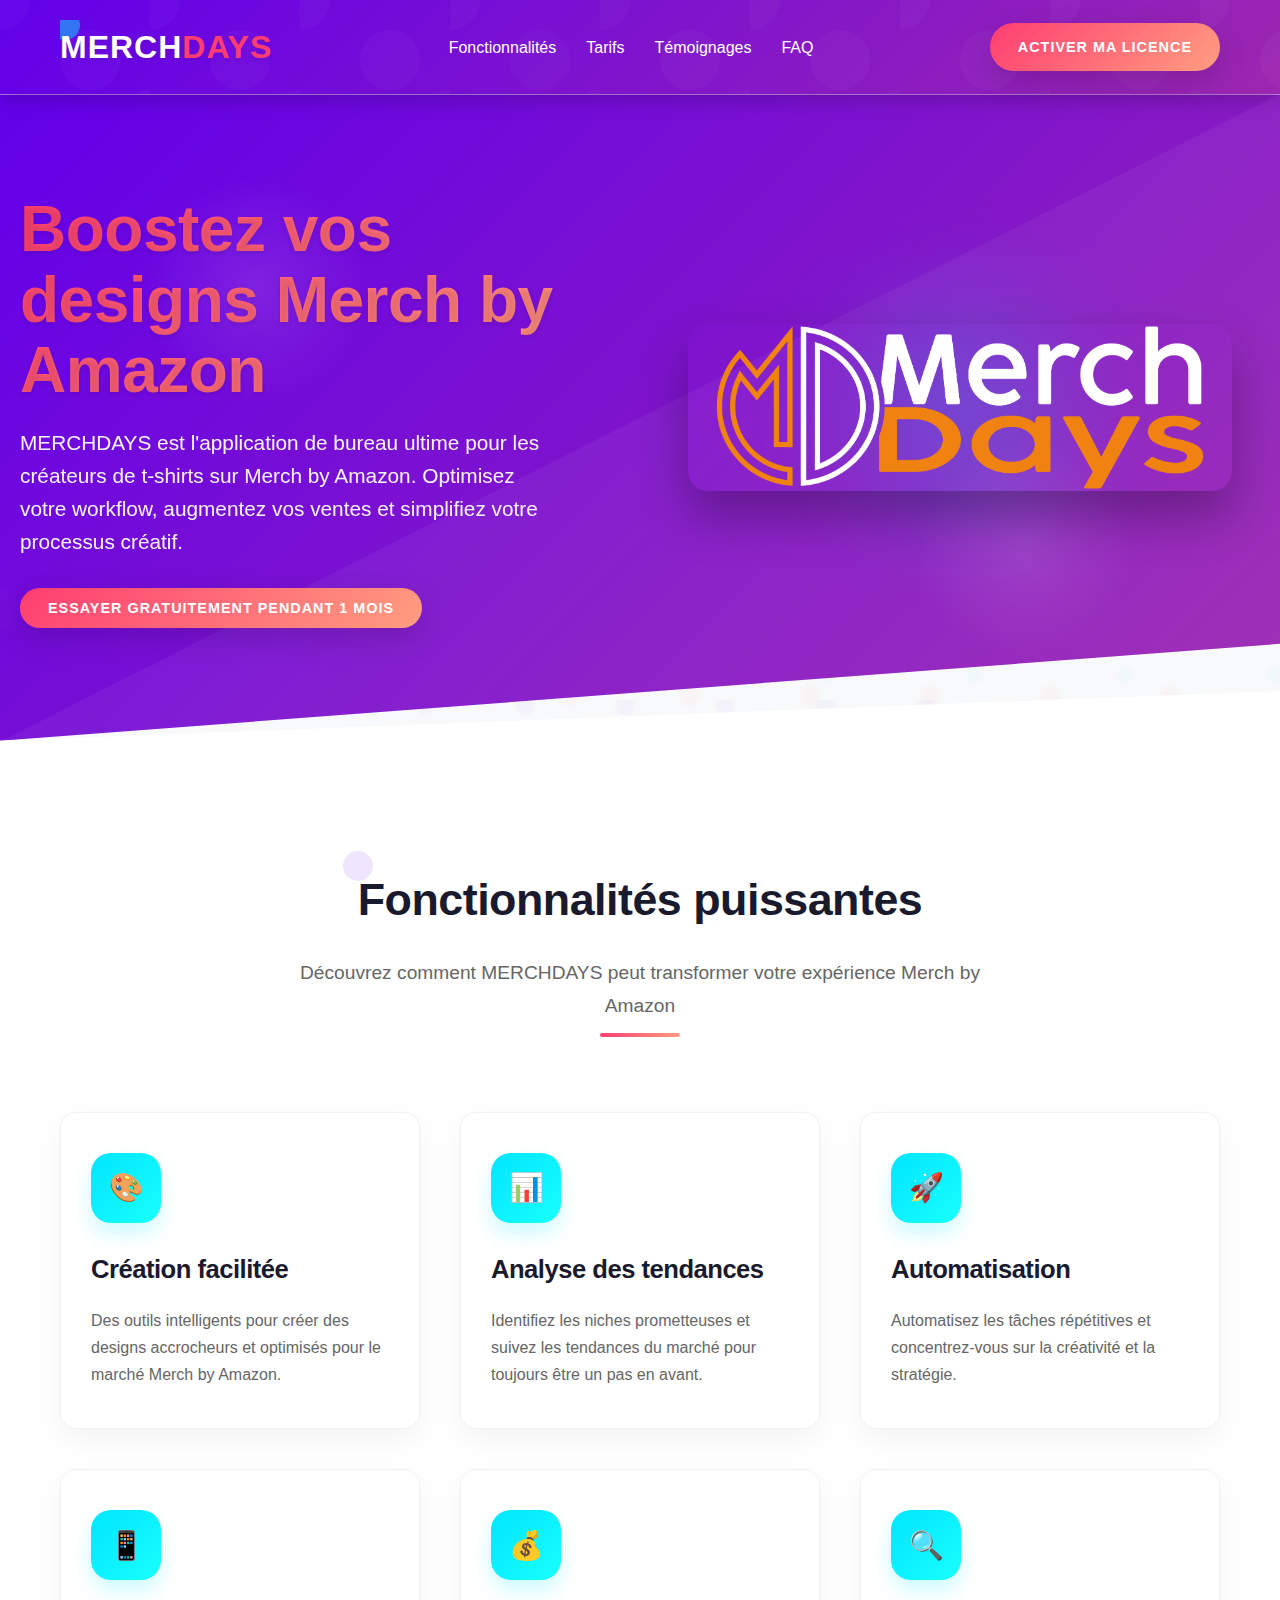
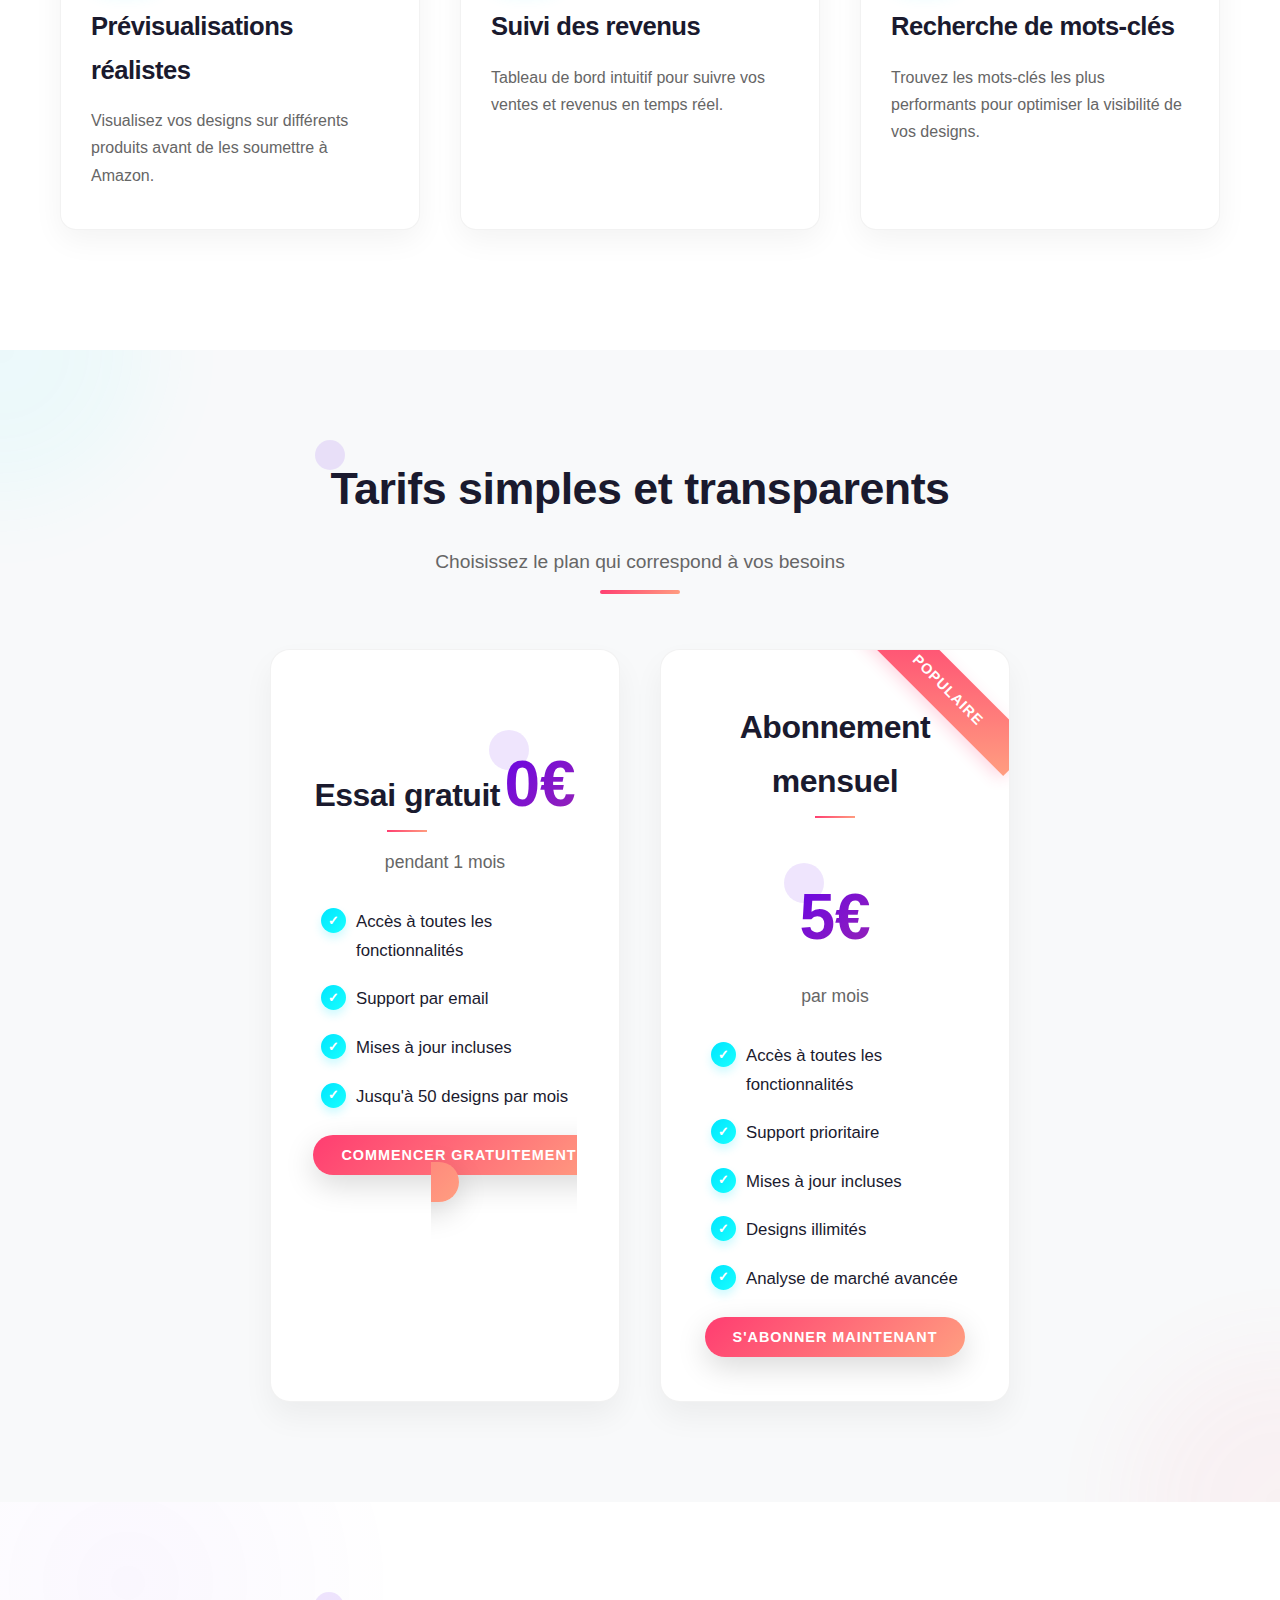
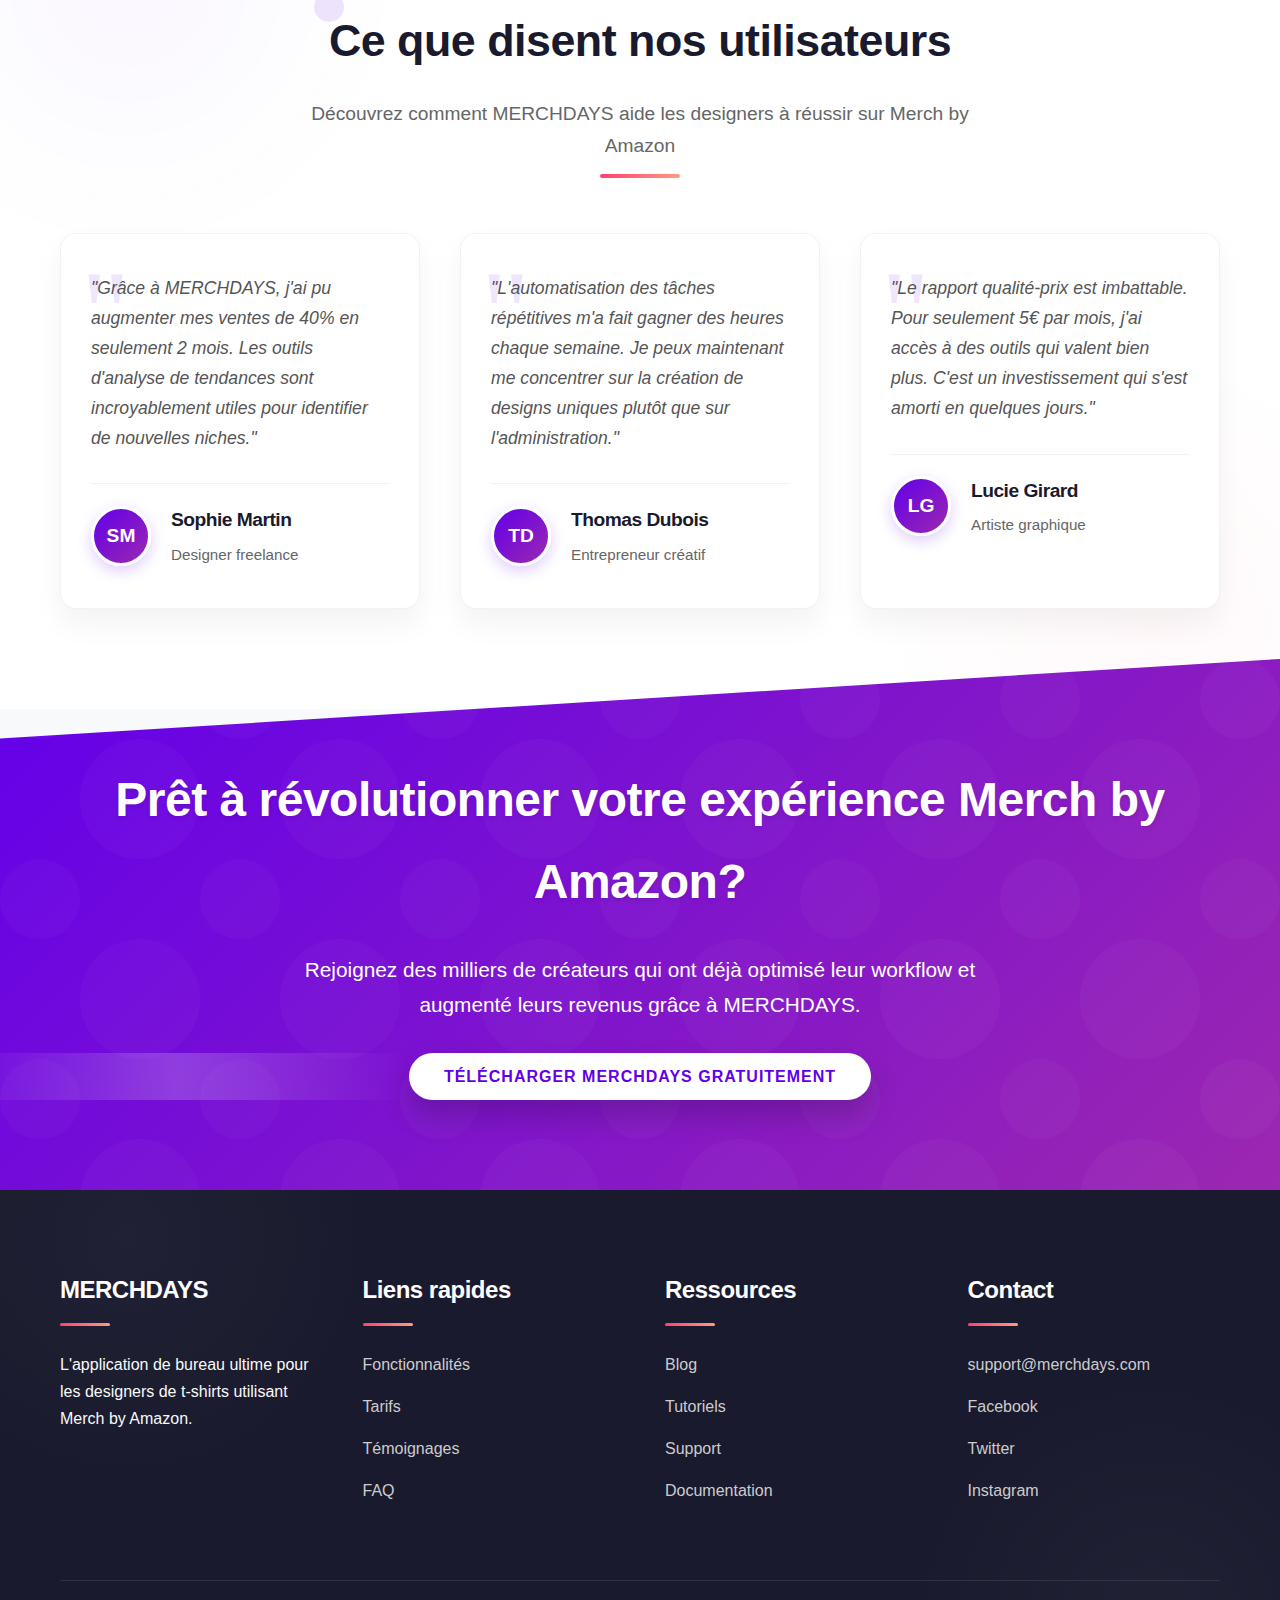
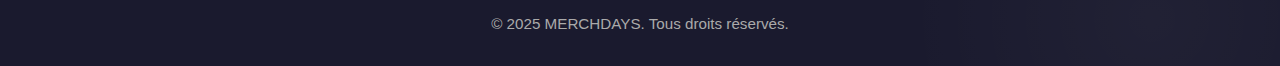
<file: index.html>
<!DOCTYPE html>
<html lang="fr">
<head>
    <meta charset="UTF-8">
    <meta name="viewport" content="width=device-width, initial-scale=1.0">
    <title>MERCHDAYS - Votre assistant pour Merch by Amazon</title>
    <link rel="stylesheet" href="static/css/style.css">
</head>
<body>
    <!-- Header -->
    <header>
        <nav class="container">
            <div class="logo">MERCH<span>DAYS</span></div>
            <div class="nav-links">
                <a href="#features">Fonctionnalités</a>
                <a href="#pricing">Tarifs</a>
                <a href="#testimonials">Témoignages</a>
                <a href="#faq">FAQ</a>
            </div>
            <a href="activation.html" class="cta-button">Activer ma licence</a>
        </nav>
    </header>

    <!-- Hero Section -->
    <section class="hero">
        <div class="hero-content container">
            <h1>Boostez vos designs Merch by Amazon</h1>
            <p>MERCHDAYS est l'application de bureau ultime pour les créateurs de t-shirts sur Merch by Amazon. Optimisez votre workflow, augmentez vos ventes et simplifiez votre processus créatif.</p>
            <a href="activation.html" class="cta-button">Essayer gratuitement pendant 1 mois</a>
        </div>
        <div class="hero-image">
            <img src="static/images/hero-image.png" alt="MERCHDAYS Dashboard" />
        </div>
    </section>

    <!-- Features Section -->
    <section class="features" id="features">
        <div class="container">
            <div class="section-title">
                <h2>Fonctionnalités puissantes</h2>
                <p>Découvrez comment MERCHDAYS peut transformer votre expérience Merch by Amazon</p>
            </div>
            <div class="features-grid">
                <div class="feature-card">
                    <div class="feature-icon">🎨</div>
                    <h3>Création facilitée</h3>
                    <p>Des outils intelligents pour créer des designs accrocheurs et optimisés pour le marché Merch by Amazon.</p>
                </div>
                <div class="feature-card">
                    <div class="feature-icon">📊</div>
                    <h3>Analyse des tendances</h3>
                    <p>Identifiez les niches prometteuses et suivez les tendances du marché pour toujours être un pas en avant.</p>
                </div>
                <div class="feature-card">
                    <div class="feature-icon">🚀</div>
                    <h3>Automatisation</h3>
                    <p>Automatisez les tâches répétitives et concentrez-vous sur la créativité et la stratégie.</p>
                </div>
                <div class="feature-card">
                    <div class="feature-icon">📱</div>
                    <h3>Prévisualisations réalistes</h3>
                    <p>Visualisez vos designs sur différents produits avant de les soumettre à Amazon.</p>
                </div>
                <div class="feature-card">
                    <div class="feature-icon">💰</div>
                    <h3>Suivi des revenus</h3>
                    <p>Tableau de bord intuitif pour suivre vos ventes et revenus en temps réel.</p>
                </div>
                <div class="feature-card">
                    <div class="feature-icon">🔍</div>
                    <h3>Recherche de mots-clés</h3>
                    <p>Trouvez les mots-clés les plus performants pour optimiser la visibilité de vos designs.</p>
                </div>
            </div>
        </div>
    </section>

    <!-- Pricing Section -->
    <section class="pricing" id="pricing">
        <div class="container">
            <div class="section-title">
                <h2>Tarifs simples et transparents</h2>
                <p>Choisissez le plan qui correspond à vos besoins</p>
            </div>
            <div class="pricing-cards">
                <div class="pricing-card">
                    <h3>Essai gratuit</h3>
                    <div class="price">0€</div>
                    <div class="period">pendant 1 mois</div>
                    <ul>
                        <li>Accès à toutes les fonctionnalités</li>
                        <li>Support par email</li>
                        <li>Mises à jour incluses</li>
                        <li>Jusqu'à 50 designs par mois</li>
                    </ul>
                    <a href="activation.html" class="cta-button">Commencer gratuitement</a>
                </div>
                <div class="pricing-card">
                    <div class="popular">Populaire</div>
                    <h3>Abonnement mensuel</h3>
                    <div class="price">5€</div>
                    <div class="period">par mois</div>
                    <ul>
                        <li>Accès à toutes les fonctionnalités</li>
                        <li>Support prioritaire</li>
                        <li>Mises à jour incluses</li>
                        <li>Designs illimités</li>
                        <li>Analyse de marché avancée</li>
                    </ul>
                    <a href="activation.html" class="cta-button">S'abonner maintenant</a>
                </div>
            </div>
        </div>
    </section>

    <!-- Testimonials Section -->
    <section class="testimonials" id="testimonials">
        <div class="container">
            <div class="section-title">
                <h2>Ce que disent nos utilisateurs</h2>
                <p>Découvrez comment MERCHDAYS aide les designers à réussir sur Merch by Amazon</p>
            </div>
            <div class="testimonial-grid">
                <div class="testimonial-card">
                    <div class="testimonial-text">
                        "Grâce à MERCHDAYS, j'ai pu augmenter mes ventes de 40% en seulement 2 mois. Les outils d'analyse de tendances sont incroyablement utiles pour identifier de nouvelles niches."
                    </div>
                    <div class="testimonial-author">
                        <div class="testimonial-avatar">SM</div>
                        <div class="testimonial-info">
                            <h4>Sophie Martin</h4>
                            <p>Designer freelance</p>
                        </div>
                    </div>
                </div>
                <div class="testimonial-card">
                    <div class="testimonial-text">
                        "L'automatisation des tâches répétitives m'a fait gagner des heures chaque semaine. Je peux maintenant me concentrer sur la création de designs uniques plutôt que sur l'administration."
                    </div>
                    <div class="testimonial-author">
                        <div class="testimonial-avatar">TD</div>
                        <div class="testimonial-info">
                            <h4>Thomas Dubois</h4>
                            <p>Entrepreneur créatif</p>
                        </div>
                    </div>
                </div>
                <div class="testimonial-card">
                    <div class="testimonial-text">
                        "Le rapport qualité-prix est imbattable. Pour seulement 5€ par mois, j'ai accès à des outils qui valent bien plus. C'est un investissement qui s'est amorti en quelques jours."
                    </div>
                    <div class="testimonial-author">
                        <div class="testimonial-avatar">LG</div>
                        <div class="testimonial-info">
                            <h4>Lucie Girard</h4>
                            <p>Artiste graphique</p>
                        </div>
                    </div>
                </div>
            </div>
        </div>
    </section>

    <!-- CTA Section -->
    <section class="cta">
        <div class="container">
            <h2>Prêt à révolutionner votre expérience Merch by Amazon?</h2>
            <p>Rejoignez des milliers de créateurs qui ont déjà optimisé leur workflow et augmenté leurs revenus grâce à MERCHDAYS.</p>
            <a href="activation.html" class="cta-button">Télécharger MERCHDAYS gratuitement</a>
        </div>
    </section>

    <!-- Footer -->
    <footer>
        <div class="container">
            <div class="footer-content">
                <div class="footer-column">
                    <h3>MERCHDAYS</h3>
                    <p>L'application de bureau ultime pour les designers de t-shirts utilisant Merch by Amazon.</p>
                </div>
                <div class="footer-column">
                    <h3>Liens rapides</h3>
                    <ul>
                        <li><a href="#features">Fonctionnalités</a></li>
                        <li><a href="#pricing">Tarifs</a></li>
                        <li><a href="#testimonials">Témoignages</a></li>
                        <li><a href="#faq">FAQ</a></li>
                    </ul>
                </div>
                <div class="footer-column">
                    <h3>Ressources</h3>
                    <ul>
                        <li><a href="#">Blog</a></li>
                        <li><a href="#">Tutoriels</a></li>
                        <li><a href="#">Support</a></li>
                        <li><a href="#">Documentation</a></li>
                    </ul>
                </div>
                <div class="footer-column">
                    <h3>Contact</h3>
                    <ul>
                        <li><a href="#">support@merchdays.com</a></li>
                        <li><a href="#">Facebook</a></li>
                        <li><a href="#">Twitter</a></li>
                        <li><a href="#">Instagram</a></li>
                    </ul>
                </div>
            </div>
            <div class="footer-bottom">
                <p>&copy; 2025 MERCHDAYS. Tous droits réservés.</p>
            </div>
        </div>
    </footer>
</body>
</html>
</file>
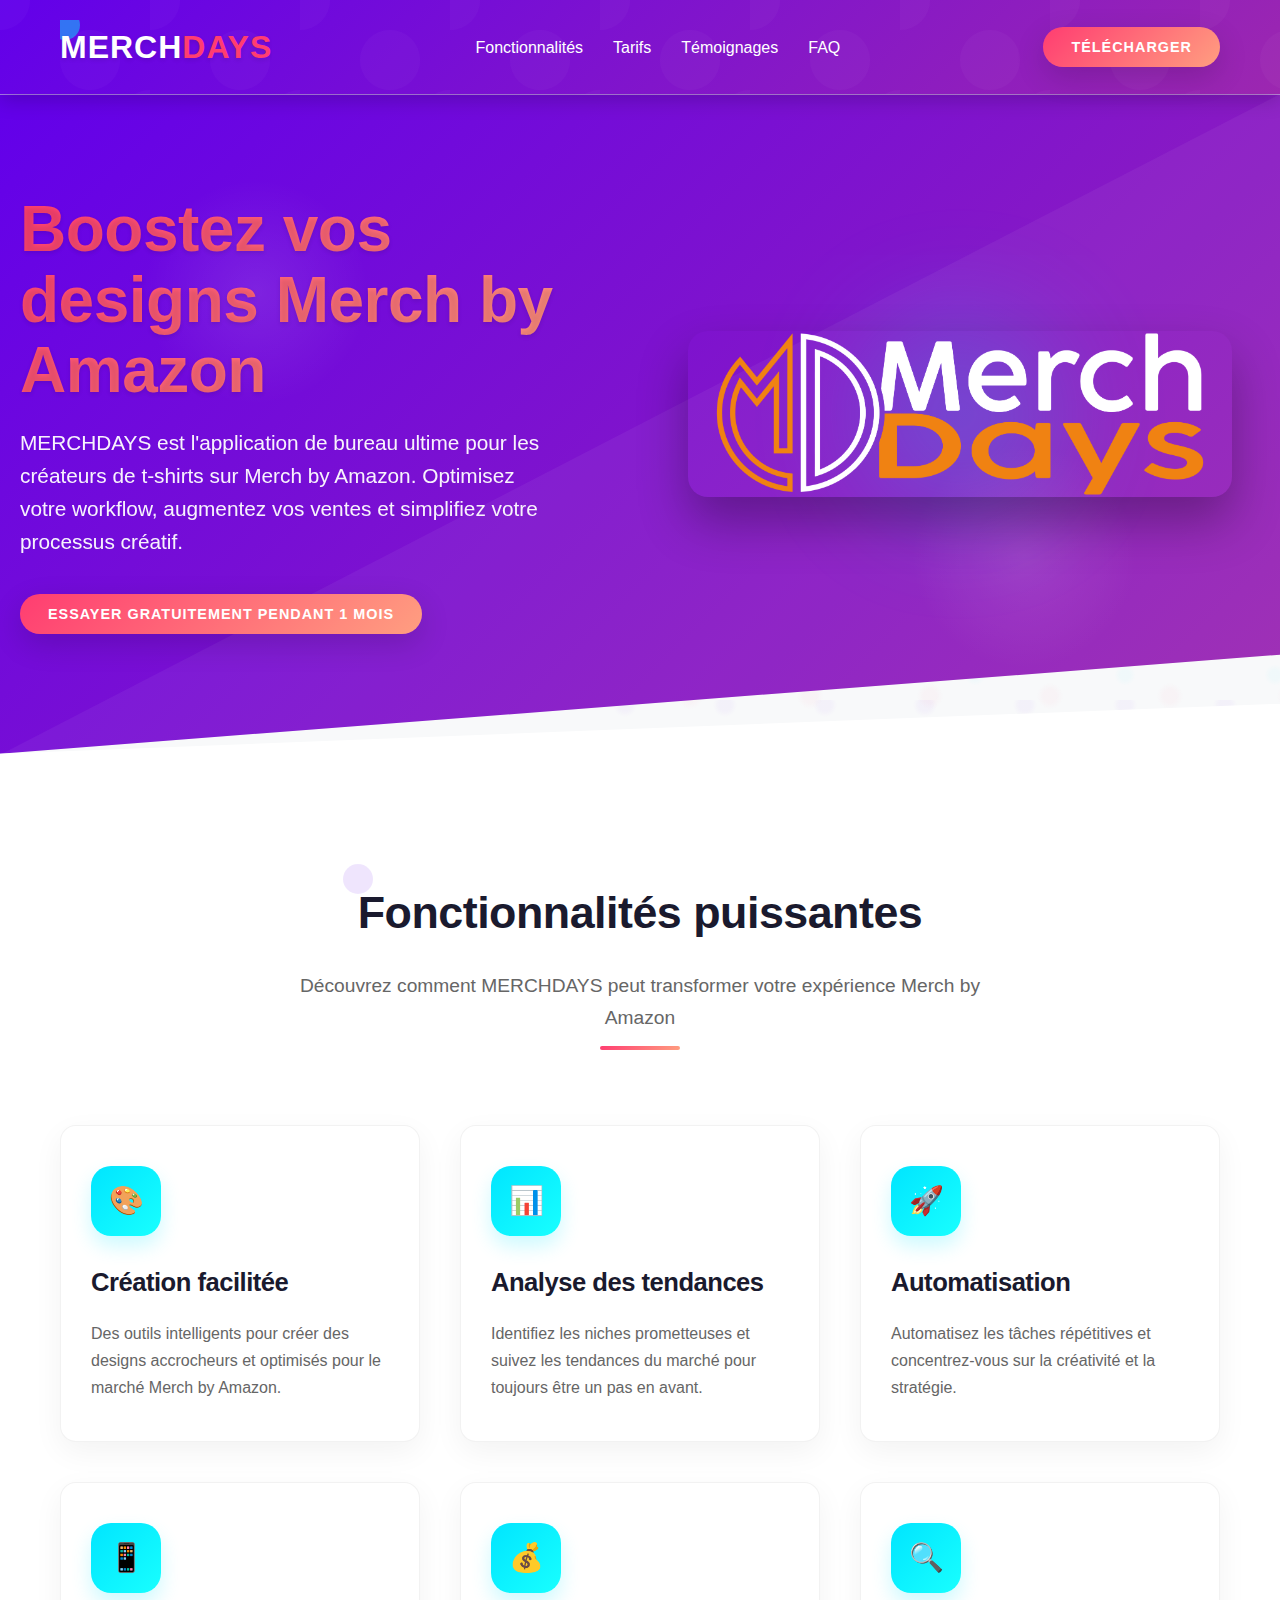
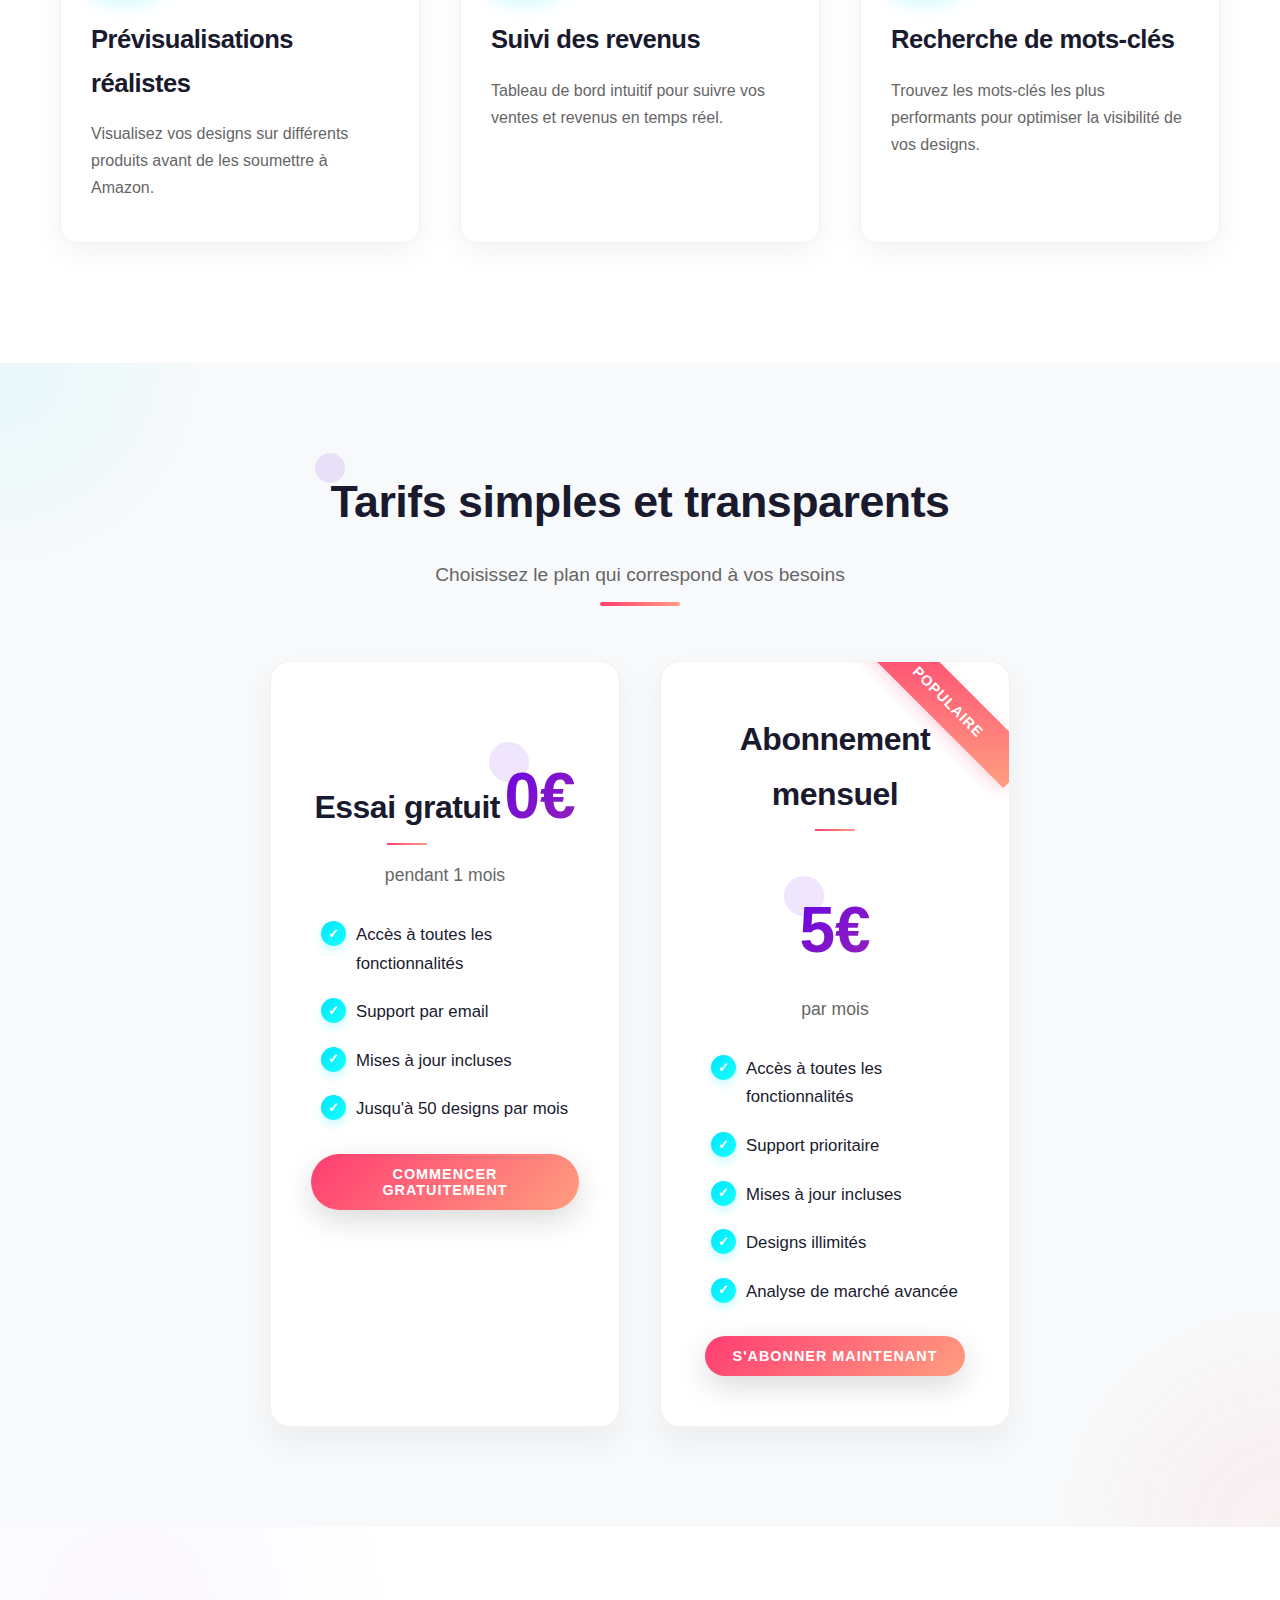
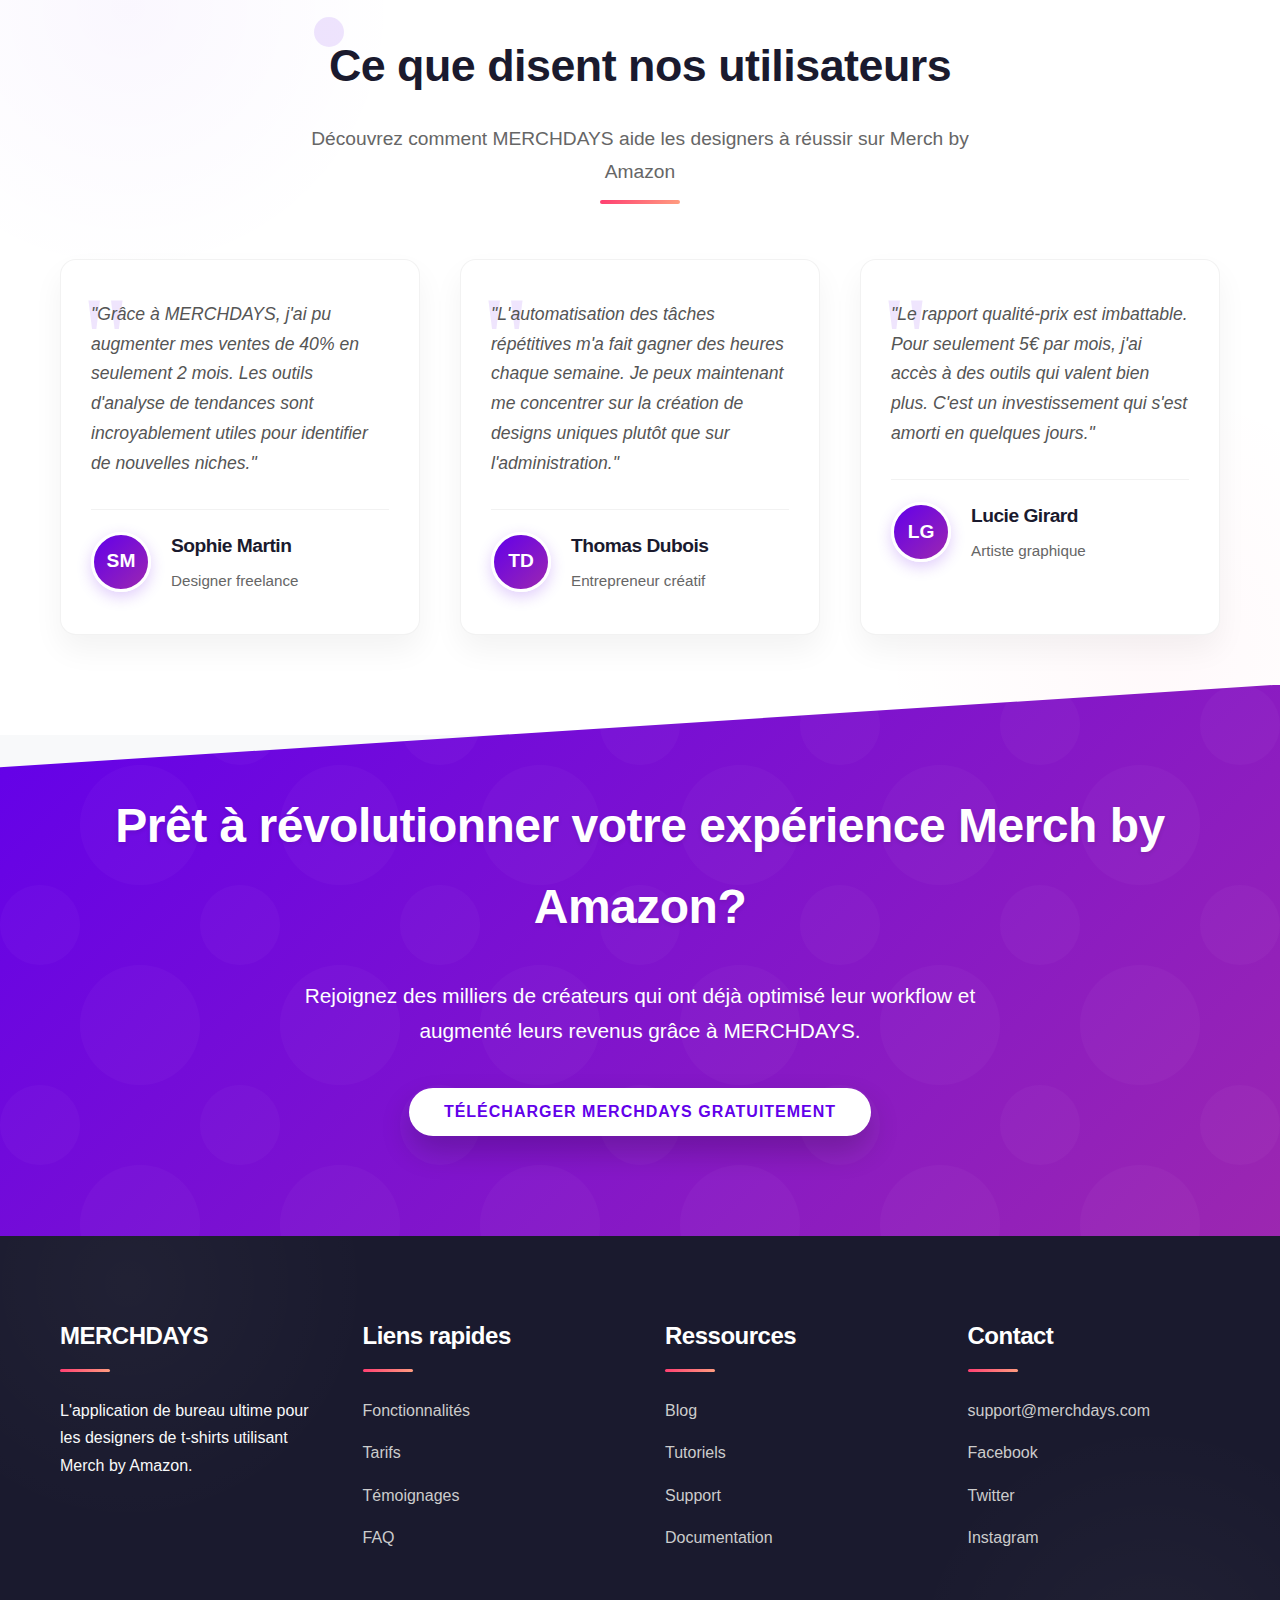
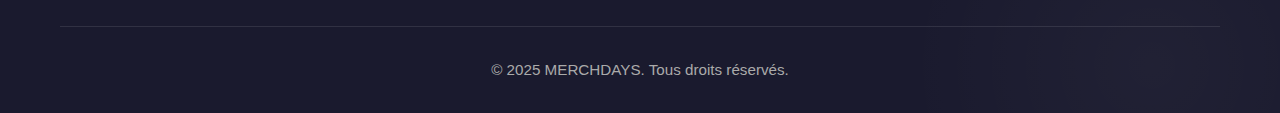
<file: docs/index.html>
<!DOCTYPE html>
<html lang="fr">
<head>
    <meta charset="UTF-8">
    <meta name="viewport" content="width=device-width, initial-scale=1.0">
    <title>MERCHDAYS - Votre assistant pour Merch by Amazon</title>
    <link rel="stylesheet" href="css/style.css">
</head>
<body>
    <!-- Header -->
    <header>
        <nav class="container">
            <div class="logo">MERCH<span>DAYS</span></div>
            <div class="nav-links">
                <a href="#features">Fonctionnalités</a>
                <a href="#pricing">Tarifs</a>
                <a href="#testimonials">Témoignages</a>
                <a href="#faq">FAQ</a>
            </div>
            <button class="cta-button">Télécharger</button>
        </nav>
    </header>

    <!-- Hero Section -->
    <section class="hero">
        <div class="hero-content container">
            <h1>Boostez vos designs Merch by Amazon</h1>
            <p>MERCHDAYS est l'application de bureau ultime pour les créateurs de t-shirts sur Merch by Amazon. Optimisez votre workflow, augmentez vos ventes et simplifiez votre processus créatif.</p>
            <button class="cta-button">Essayer gratuitement pendant 1 mois</button>
        </div>
        <div class="hero-image">
            <img src="images/hero-image.png" alt="MERCHDAYS Dashboard" />
        </div>
    </section>

    <!-- Features Section -->
    <section class="features" id="features">
        <div class="container">
            <div class="section-title">
                <h2>Fonctionnalités puissantes</h2>
                <p>Découvrez comment MERCHDAYS peut transformer votre expérience Merch by Amazon</p>
            </div>
            <div class="features-grid">
                <div class="feature-card">
                    <div class="feature-icon">🎨</div>
                    <h3>Création facilitée</h3>
                    <p>Des outils intelligents pour créer des designs accrocheurs et optimisés pour le marché Merch by Amazon.</p>
                </div>
                <div class="feature-card">
                    <div class="feature-icon">📊</div>
                    <h3>Analyse des tendances</h3>
                    <p>Identifiez les niches prometteuses et suivez les tendances du marché pour toujours être un pas en avant.</p>
                </div>
                <div class="feature-card">
                    <div class="feature-icon">🚀</div>
                    <h3>Automatisation</h3>
                    <p>Automatisez les tâches répétitives et concentrez-vous sur la créativité et la stratégie.</p>
                </div>
                <div class="feature-card">
                    <div class="feature-icon">📱</div>
                    <h3>Prévisualisations réalistes</h3>
                    <p>Visualisez vos designs sur différents produits avant de les soumettre à Amazon.</p>
                </div>
                <div class="feature-card">
                    <div class="feature-icon">💰</div>
                    <h3>Suivi des revenus</h3>
                    <p>Tableau de bord intuitif pour suivre vos ventes et revenus en temps réel.</p>
                </div>
                <div class="feature-card">
                    <div class="feature-icon">🔍</div>
                    <h3>Recherche de mots-clés</h3>
                    <p>Trouvez les mots-clés les plus performants pour optimiser la visibilité de vos designs.</p>
                </div>
            </div>
        </div>
    </section>

    <!-- Pricing Section -->
    <section class="pricing" id="pricing">
        <div class="container">
            <div class="section-title">
                <h2>Tarifs simples et transparents</h2>
                <p>Choisissez le plan qui correspond à vos besoins</p>
            </div>
            <div class="pricing-cards">
                <div class="pricing-card">
                    <h3>Essai gratuit</h3>
                    <div class="price">0€</div>
                    <div class="period">pendant 1 mois</div>
                    <ul>
                        <li>Accès à toutes les fonctionnalités</li>
                        <li>Support par email</li>
                        <li>Mises à jour incluses</li>
                        <li>Jusqu'à 50 designs par mois</li>
                    </ul>
                    <button class="cta-button">Commencer gratuitement</button>
                </div>
                <div class="pricing-card">
                    <div class="popular">Populaire</div>
                    <h3>Abonnement mensuel</h3>
                    <div class="price">5€</div>
                    <div class="period">par mois</div>
                    <ul>
                        <li>Accès à toutes les fonctionnalités</li>
                        <li>Support prioritaire</li>
                        <li>Mises à jour incluses</li>
                        <li>Designs illimités</li>
                        <li>Analyse de marché avancée</li>
                    </ul>
                    <button class="cta-button">S'abonner maintenant</button>
                </div>
            </div>
        </div>
    </section>

    <!-- Testimonials Section -->
    <section class="testimonials" id="testimonials">
        <div class="container">
            <div class="section-title">
                <h2>Ce que disent nos utilisateurs</h2>
                <p>Découvrez comment MERCHDAYS aide les designers à réussir sur Merch by Amazon</p>
            </div>
            <div class="testimonial-grid">
                <div class="testimonial-card">
                    <div class="testimonial-text">
                        "Grâce à MERCHDAYS, j'ai pu augmenter mes ventes de 40% en seulement 2 mois. Les outils d'analyse de tendances sont incroyablement utiles pour identifier de nouvelles niches."
                    </div>
                    <div class="testimonial-author">
                        <div class="testimonial-avatar">SM</div>
                        <div class="testimonial-info">
                            <h4>Sophie Martin</h4>
                            <p>Designer freelance</p>
                        </div>
                    </div>
                </div>
                <div class="testimonial-card">
                    <div class="testimonial-text">
                        "L'automatisation des tâches répétitives m'a fait gagner des heures chaque semaine. Je peux maintenant me concentrer sur la création de designs uniques plutôt que sur l'administration."
                    </div>
                    <div class="testimonial-author">
                        <div class="testimonial-avatar">TD</div>
                        <div class="testimonial-info">
                            <h4>Thomas Dubois</h4>
                            <p>Entrepreneur créatif</p>
                        </div>
                    </div>
                </div>
                <div class="testimonial-card">
                    <div class="testimonial-text">
                        "Le rapport qualité-prix est imbattable. Pour seulement 5€ par mois, j'ai accès à des outils qui valent bien plus. C'est un investissement qui s'est amorti en quelques jours."
                    </div>
                    <div class="testimonial-author">
                        <div class="testimonial-avatar">LG</div>
                        <div class="testimonial-info">
                            <h4>Lucie Girard</h4>
                            <p>Artiste graphique</p>
                        </div>
                    </div>
                </div>
            </div>
        </div>
    </section>

    <!-- CTA Section -->
    <section class="cta">
        <div class="container">
            <h2>Prêt à révolutionner votre expérience Merch by Amazon?</h2>
            <p>Rejoignez des milliers de créateurs qui ont déjà optimisé leur workflow et augmenté leurs revenus grâce à MERCHDAYS.</p>
            <button class="cta-button">Télécharger MERCHDAYS gratuitement</button>
        </div>
    </section>

    <!-- Footer -->
    <footer>
        <div class="container">
            <div class="footer-content">
                <div class="footer-column">
                    <h3>MERCHDAYS</h3>
                    <p>L'application de bureau ultime pour les designers de t-shirts utilisant Merch by Amazon.</p>
                </div>
                <div class="footer-column">
                    <h3>Liens rapides</h3>
                    <ul>
                        <li><a href="#features">Fonctionnalités</a></li>
                        <li><a href="#pricing">Tarifs</a></li>
                        <li><a href="#testimonials">Témoignages</a></li>
                        <li><a href="#faq">FAQ</a></li>
                    </ul>
                </div>
                <div class="footer-column">
                    <h3>Ressources</h3>
                    <ul>
                        <li><a href="#">Blog</a></li>
                        <li><a href="#">Tutoriels</a></li>
                        <li><a href="#">Support</a></li>
                        <li><a href="#">Documentation</a></li>
                    </ul>
                </div>
                <div class="footer-column">
                    <h3>Contact</h3>
                    <ul>
                        <li><a href="#">support@merchdays.com</a></li>
                        <li><a href="#">Facebook</a></li>
                        <li><a href="#">Twitter</a></li>
                        <li><a href="#">Instagram</a></li>
                    </ul>
                </div>
            </div>
            <div class="footer-bottom">
                <p>&copy; 2025 MERCHDAYS. Tous droits réservés.</p>
            </div>
        </div>
    </footer>
</body>
</html>
</file>
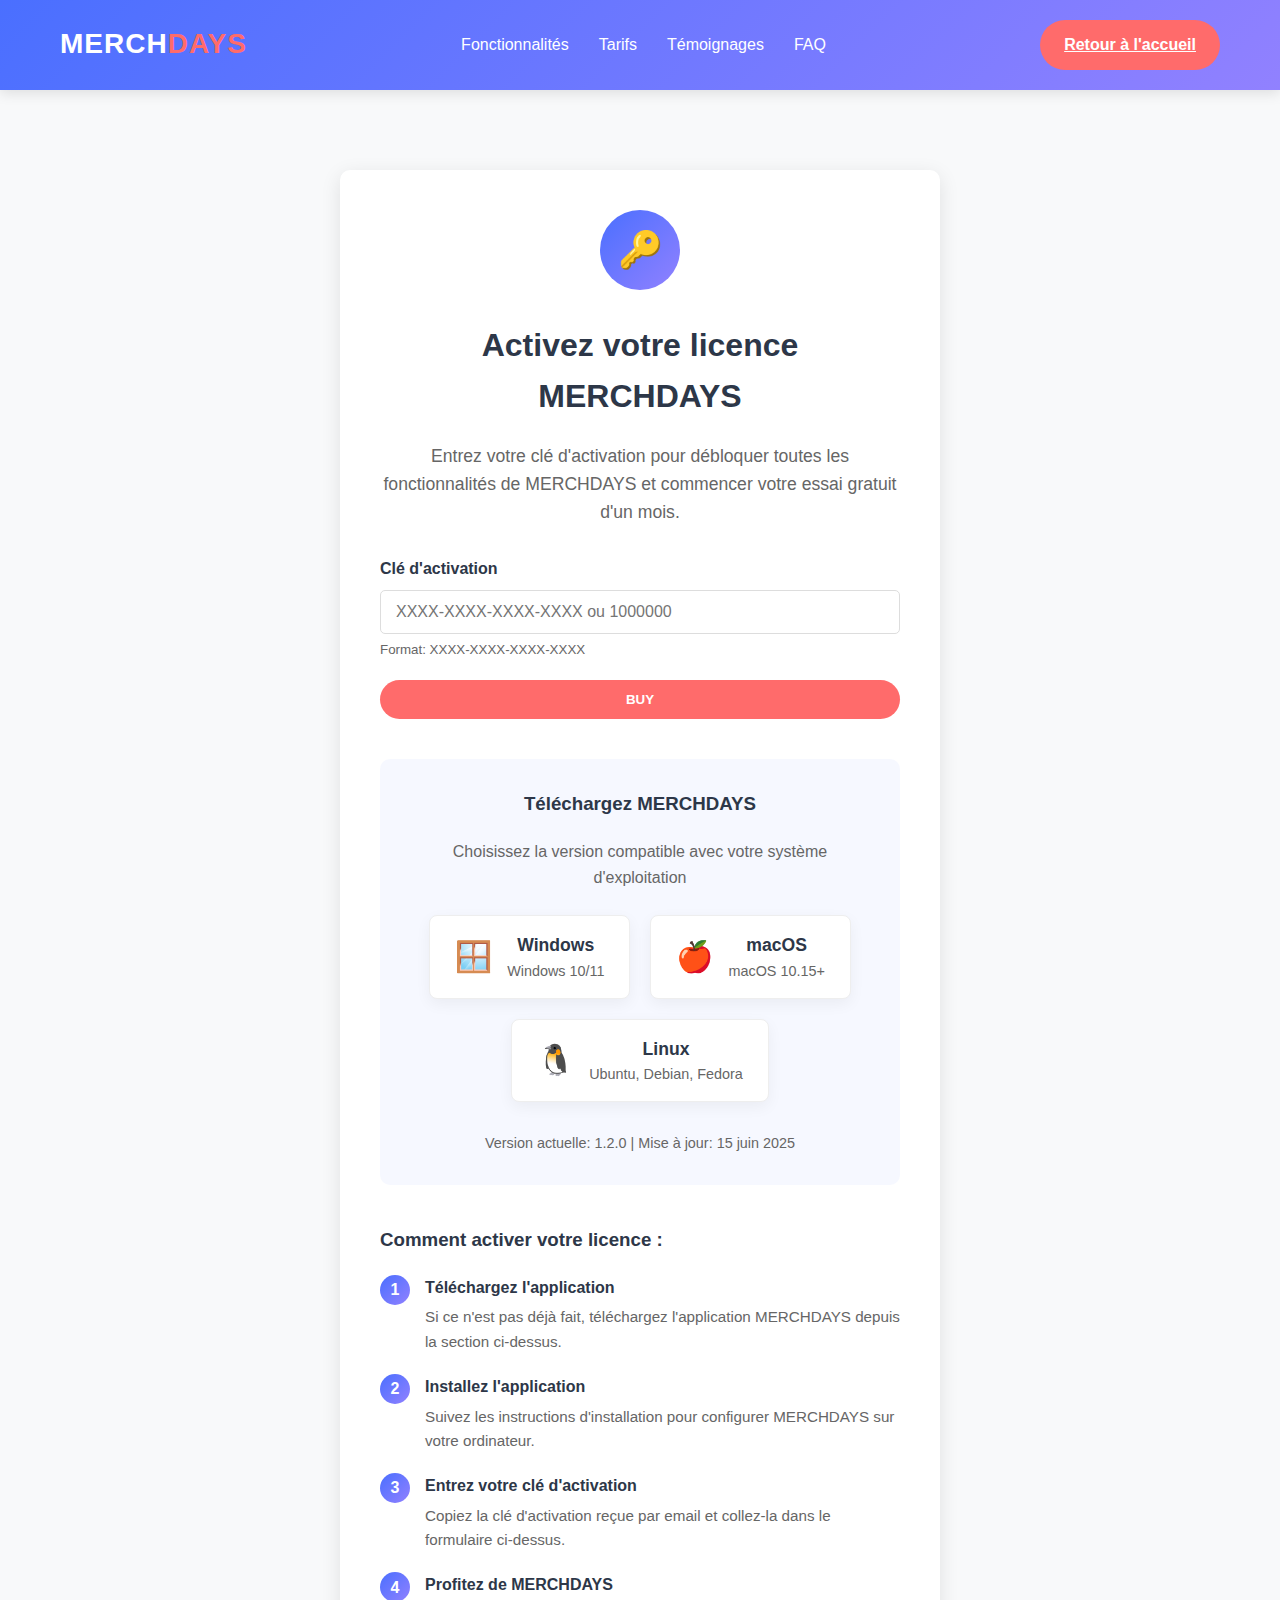
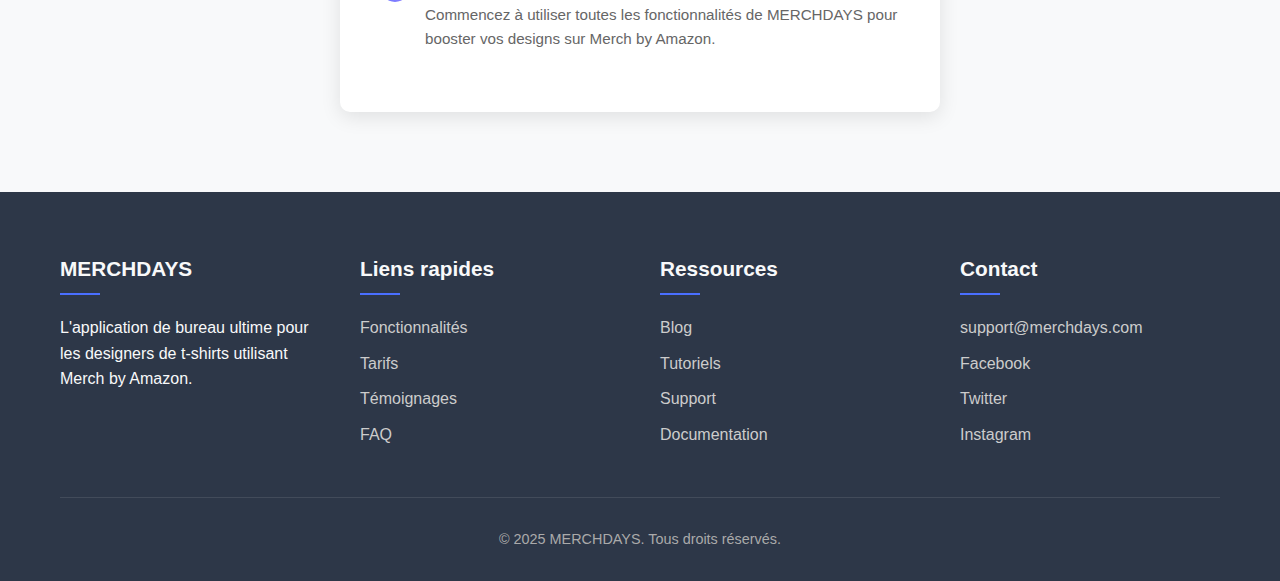
<file: activation.html>
<!DOCTYPE html>
<html lang="fr">
<head>
    <meta charset="UTF-8">
    <meta name="viewport" content="width=device-width, initial-scale=1.0">
    <title>MERCHDAYS - Activation de votre licence</title>
    <style>
        :root {
            --primary-color: #4a6fff;
            --secondary-color: #ff6b6b;
            --dark-color: #2d3748;
            --light-color: #f8f9fa;
            --gradient: linear-gradient(135deg, var(--primary-color), #9181ff);
        }

        * {
            margin: 0;
            padding: 0;
            box-sizing: border-box;
            font-family: 'Segoe UI', Tahoma, Geneva, Verdana, sans-serif;
        }

        body {
            background-color: var(--light-color);
            color: var(--dark-color);
            line-height: 1.6;
        }

        .container {
            max-width: 1200px;
            margin: 0 auto;
            padding: 0 20px;
        }

        /* Header */
        header {
            background: var(--gradient);
            color: white;
            padding: 20px 0;
            box-shadow: 0 4px 12px rgba(0, 0, 0, 0.1);
        }

        nav {
            display: flex;
            justify-content: space-between;
            align-items: center;
            padding: 0 20px;
        }

        .logo {
            font-size: 28px;
            font-weight: 700;
            letter-spacing: 1px;
        }

        .logo span {
            color: var(--secondary-color);
        }

        .nav-links {
            display: flex;
            gap: 30px;
        }

        .nav-links a {
            color: white;
            text-decoration: none;
            font-weight: 500;
            transition: all 0.3s ease;
        }

        .nav-links a:hover {
            color: var(--secondary-color);
        }

        .cta-button {
            background-color: var(--secondary-color);
            color: white;
            border: none;
            padding: 12px 24px;
            border-radius: 50px;
            font-weight: 600;
            cursor: pointer;
            transition: all 0.3s ease;
        }

        .cta-button:hover {
            background-color: #ff5252;
            transform: translateY(-2px);
            box-shadow: 0 4px 8px rgba(0, 0, 0, 0.2);
        }

        /* Activation Section */
        .activation-section {
            padding: 80px 0;
            min-height: calc(100vh - 300px);
        }

        .activation-card {
            background-color: white;
            border-radius: 10px;
            box-shadow: 0 5px 20px rgba(0, 0, 0, 0.1);
            padding: 40px;
            max-width: 600px;
            margin: 0 auto;
            text-align: center;
        }

        .activation-icon {
            width: 80px;
            height: 80px;
            background: var(--gradient);
            border-radius: 50%;
            display: flex;
            align-items: center;
            justify-content: center;
            margin: 0 auto 30px;
            color: white;
            font-size: 36px;
        }

        .activation-title {
            font-size: 2rem;
            margin-bottom: 20px;
            color: var(--dark-color);
        }

        .activation-description {
            font-size: 1.1rem;
            color: #666;
            margin-bottom: 30px;
        }

        .activation-form {
            text-align: left;
            margin-bottom: 30px;
        }

        .form-group {
            margin-bottom: 20px;
        }

        .form-label {
            display: block;
            margin-bottom: 8px;
            font-weight: 600;
            color: var(--dark-color);
        }

        .form-input {
            width: 100%;
            padding: 12px 15px;
            border: 1px solid #ddd;
            border-radius: 5px;
            font-size: 1rem;
            transition: all 0.3s ease;
        }

        .form-input:focus {
            border-color: var(--primary-color);
            box-shadow: 0 0 0 2px rgba(74, 111, 255, 0.2);
            outline: none;
        }

        .activation-steps {
            margin-top: 40px;
            text-align: left;
        }

        .step {
            display: flex;
            margin-bottom: 20px;
        }

        .step-number {
            width: 30px;
            height: 30px;
            background: var(--gradient);
            border-radius: 50%;
            display: flex;
            align-items: center;
            justify-content: center;
            color: white;
            font-weight: bold;
            margin-right: 15px;
            flex-shrink: 0;
        }

        .step-content {
            flex-grow: 1;
        }

        .step-title {
            font-weight: 600;
            margin-bottom: 5px;
            color: var(--dark-color);
        }

        .step-description {
            color: #666;
            font-size: 0.95rem;
        }

        /* Footer */
        footer {
            background-color: var(--dark-color);
            color: var(--light-color);
            padding: 60px 0 30px;
        }

        .footer-content {
            display: grid;
            grid-template-columns: repeat(auto-fit, minmax(200px, 1fr));
            gap: 40px;
            margin-bottom: 40px;
        }

        .footer-column h3 {
            font-size: 1.3rem;
            margin-bottom: 20px;
            position: relative;
            padding-bottom: 10px;
        }

        .footer-column h3::after {
            content: '';
            position: absolute;
            bottom: 0;
            left: 0;
            width: 40px;
            height: 2px;
            background-color: var(--primary-color);
        }

        .footer-column ul {
            list-style: none;
        }

        .footer-column ul li {
            margin-bottom: 10px;
        }

        .footer-column ul li a {
            color: #ccc;
            text-decoration: none;
            transition: all 0.3s ease;
        }

        .footer-column ul li a:hover {
            color: var(--primary-color);
            padding-left: 5px;
        }

        .footer-bottom {
            text-align: center;
            border-top: 1px solid rgba(255, 255, 255, 0.1);
            padding-top: 30px;
            font-size: 0.9rem;
            color: #aaa;
        }

        /* Responsive */
        @media (max-width: 768px) {
            .nav-links {
                display: none;
            }

            .activation-card {
                padding: 30px 20px;
            }

            .activation-title {
                font-size: 1.8rem;
            }
        }
    </style>
</head>
<body>
    <!-- Header -->
    <header>
        <nav class="container">
            <div class="logo">MERCH<span>DAYS</span></div>
            <div class="nav-links">
                <a href="index.html#features">Fonctionnalités</a>
                <a href="index.html#pricing">Tarifs</a>
                <a href="index.html#testimonials">Témoignages</a>
                <a href="index.html#faq">FAQ</a>
            </div>
            <a href="index.html" class="cta-button">Retour à l'accueil</a>
        </nav>
    </header>

    <!-- Activation Section -->
    <section class="activation-section">
        <div class="container">
            <div class="activation-card">
                <div class="activation-icon">🔑</div>
                <h1 class="activation-title">Activez votre licence MERCHDAYS</h1>
                <p class="activation-description">Entrez votre clé d'activation pour débloquer toutes les fonctionnalités de MERCHDAYS et commencer votre essai gratuit d'un mois.</p>

                <div class="activation-form">
                    <div class="form-group">
                        <label for="activation-key" class="form-label">Clé d'activation</label>
                        <div style="position: relative;">
                            <input type="text" id="activation-key" name="activation_key" class="form-input" placeholder="XXXX-XXXX-XXXX-XXXX ou 1000000" readonly>
                            <button id="copy-button" style="position: absolute; right: 10px; top: 50%; transform: translateY(-50%); background: none; border: none; color: var(--primary-color); cursor: pointer; font-size: 1.2rem; display: none;" title="Copier la clé">
                                <i>📋</i>
                            </button>
                        </div>
                        <small style="display: block; margin-top: 5px; color: #666;">Format: XXXX-XXXX-XXXX-XXXX</small>
                    </div>
                    <button id="buy-button" type="button" class="cta-button" style="width: 100%;">BUY</button>
                    <div id="activation-message" style="margin-top: 15px; padding: 10px; border-radius: 5px; display: none;"></div>
                </div>

                <script>
                    // Fonction pour copier la clé dans le presse-papiers
                    function copyToClipboard(text) {
                        navigator.clipboard.writeText(text).then(function() {
                            // Afficher un message de succès
                            const messageDiv = document.getElementById('activation-message');
                            messageDiv.style.display = 'block';
                            messageDiv.style.backgroundColor = 'rgba(40, 167, 69, 0.1)';
                            messageDiv.style.color = '#28a745';
                            messageDiv.textContent = 'Clé copiée dans le presse-papiers!';

                            // Cacher le message après 2 secondes
                            setTimeout(function() {
                                messageDiv.style.display = 'none';
                            }, 2000);
                        }).catch(function(err) {
                            console.error('Erreur lors de la copie: ', err);
                        });
                    }

                    // Clé d'activation fixe (provenant du fichier keys.txt)
                    const fixedKey = "4NUB-3C11-HAI0-EX1Z";

                    // Gérer le clic sur le bouton BUY
                    document.getElementById('buy-button').addEventListener('click', function() {
                        // Utiliser la clé fixe
                        const key = fixedKey;

                        // Afficher la clé dans le champ
                        const keyInput = document.getElementById('activation-key');
                        keyInput.value = key;

                        // Afficher le bouton de copie
                        const copyButton = document.getElementById('copy-button');
                        copyButton.style.display = 'block';

                        // Afficher un message de succès
                        const messageDiv = document.getElementById('activation-message');
                        messageDiv.style.display = 'block';
                        messageDiv.style.backgroundColor = 'rgba(40, 167, 69, 0.1)';
                        messageDiv.style.color = '#28a745';
                        messageDiv.innerHTML = '<strong>Félicitations!</strong> Votre achat a été effectué avec succès. Voici votre clé d\'activation. N\'oubliez pas de la copier et de la conserver en lieu sûr.';
                    });

                    // Gérer le clic sur le bouton de copie
                    document.getElementById('copy-button').addEventListener('click', function() {
                        const keyInput = document.getElementById('activation-key');
                        copyToClipboard(keyInput.value);
                    });
                </script>

                <div class="download-section" style="margin-top: 40px; padding: 30px; background-color: rgba(74, 111, 255, 0.05); border-radius: 10px; text-align: center;">
                    <h3 style="margin-bottom: 20px; color: var(--dark-color);">Téléchargez MERCHDAYS</h3>
                    <p style="margin-bottom: 25px; color: #666;">Choisissez la version compatible avec votre système d'exploitation</p>

                    <div style="display: flex; justify-content: center; gap: 20px; flex-wrap: wrap; margin-bottom: 30px;">
                        <a href="#" class="download-button" style="display: flex; align-items: center; background-color: white; padding: 15px 25px; border-radius: 8px; text-decoration: none; color: var(--dark-color); box-shadow: 0 5px 15px rgba(0, 0, 0, 0.05); transition: all 0.3s ease; border: 1px solid #eee;">
                            <div style="font-size: 30px; margin-right: 15px;">🪟</div>
                            <div>
                                <div style="font-weight: 600; font-size: 1.1rem;">Windows</div>
                                <div style="font-size: 0.9rem; color: #666;">Windows 10/11</div>
                            </div>
                        </a>
                        <a href="#" class="download-button" style="display: flex; align-items: center; background-color: white; padding: 15px 25px; border-radius: 8px; text-decoration: none; color: var(--dark-color); box-shadow: 0 5px 15px rgba(0, 0, 0, 0.05); transition: all 0.3s ease; border: 1px solid #eee;">
                            <div style="font-size: 30px; margin-right: 15px;">🍎</div>
                            <div>
                                <div style="font-weight: 600; font-size: 1.1rem;">macOS</div>
                                <div style="font-size: 0.9rem; color: #666;">macOS 10.15+</div>
                            </div>
                        </a>
                        <a href="#" class="download-button" style="display: flex; align-items: center; background-color: white; padding: 15px 25px; border-radius: 8px; text-decoration: none; color: var(--dark-color); box-shadow: 0 5px 15px rgba(0, 0, 0, 0.05); transition: all 0.3s ease; border: 1px solid #eee;">
                            <div style="font-size: 30px; margin-right: 15px;">🐧</div>
                            <div>
                                <div style="font-weight: 600; font-size: 1.1rem;">Linux</div>
                                <div style="font-size: 0.9rem; color: #666;">Ubuntu, Debian, Fedora</div>
                            </div>
                        </a>
                    </div>

                    <p style="font-size: 0.9rem; color: #666;">Version actuelle: 1.2.0 | Mise à jour: 15 juin 2025</p>
                </div>

                <div class="activation-steps">
                    <h3 style="margin-bottom: 20px; color: var(--dark-color);">Comment activer votre licence :</h3>
                    <div class="step">
                        <div class="step-number">1</div>
                        <div class="step-content">
                            <div class="step-title">Téléchargez l'application</div>
                            <div class="step-description">Si ce n'est pas déjà fait, téléchargez l'application MERCHDAYS depuis la section ci-dessus.</div>
                        </div>
                    </div>
                    <div class="step">
                        <div class="step-number">2</div>
                        <div class="step-content">
                            <div class="step-title">Installez l'application</div>
                            <div class="step-description">Suivez les instructions d'installation pour configurer MERCHDAYS sur votre ordinateur.</div>
                        </div>
                    </div>
                    <div class="step">
                        <div class="step-number">3</div>
                        <div class="step-content">
                            <div class="step-title">Entrez votre clé d'activation</div>
                            <div class="step-description">Copiez la clé d'activation reçue par email et collez-la dans le formulaire ci-dessus.</div>
                        </div>
                    </div>
                    <div class="step">
                        <div class="step-number">4</div>
                        <div class="step-content">
                            <div class="step-title">Profitez de MERCHDAYS</div>
                            <div class="step-description">Commencez à utiliser toutes les fonctionnalités de MERCHDAYS pour booster vos designs sur Merch by Amazon.</div>
                        </div>
                    </div>
                </div>

                <script>
                    // Ajouter des effets de survol aux boutons de téléchargement
                    const downloadButtons = document.querySelectorAll('.download-button');
                    downloadButtons.forEach(button => {
                        button.addEventListener('mouseover', function() {
                            this.style.transform = 'translateY(-5px)';
                            this.style.boxShadow = '0 10px 25px rgba(0, 0, 0, 0.1)';
                            this.style.borderColor = 'var(--primary-color)';
                        });

                        button.addEventListener('mouseout', function() {
                            this.style.transform = 'translateY(0)';
                            this.style.boxShadow = '0 5px 15px rgba(0, 0, 0, 0.05)';
                            this.style.borderColor = '#eee';
                        });
                    });
                </script>
            </div>
        </div>
    </section>

    <!-- Footer -->
    <footer>
        <div class="container">
            <div class="footer-content">
                <div class="footer-column">
                    <h3>MERCHDAYS</h3>
                    <p>L'application de bureau ultime pour les designers de t-shirts utilisant Merch by Amazon.</p>
                </div>
                <div class="footer-column">
                    <h3>Liens rapides</h3>
                    <ul>
                        <li><a href="index.html#features">Fonctionnalités</a></li>
                        <li><a href="index.html#pricing">Tarifs</a></li>
                        <li><a href="index.html#testimonials">Témoignages</a></li>
                        <li><a href="index.html#faq">FAQ</a></li>
                    </ul>
                </div>
                <div class="footer-column">
                    <h3>Ressources</h3>
                    <ul>
                        <li><a href="#">Blog</a></li>
                        <li><a href="#">Tutoriels</a></li>
                        <li><a href="#">Support</a></li>
                        <li><a href="#">Documentation</a></li>
                    </ul>
                </div>
                <div class="footer-column">
                    <h3>Contact</h3>
                    <ul>
                        <li><a href="mailto:support@merchdays.com">support@merchdays.com</a></li>
                        <li><a href="#">Facebook</a></li>
                        <li><a href="#">Twitter</a></li>
                        <li><a href="#">Instagram</a></li>
                    </ul>
                </div>
            </div>
            <div class="footer-bottom">
                <p>&copy; 2025 MERCHDAYS. Tous droits réservés.</p>
            </div>
        </div>
    </footer>
</body>
</html>
</file>
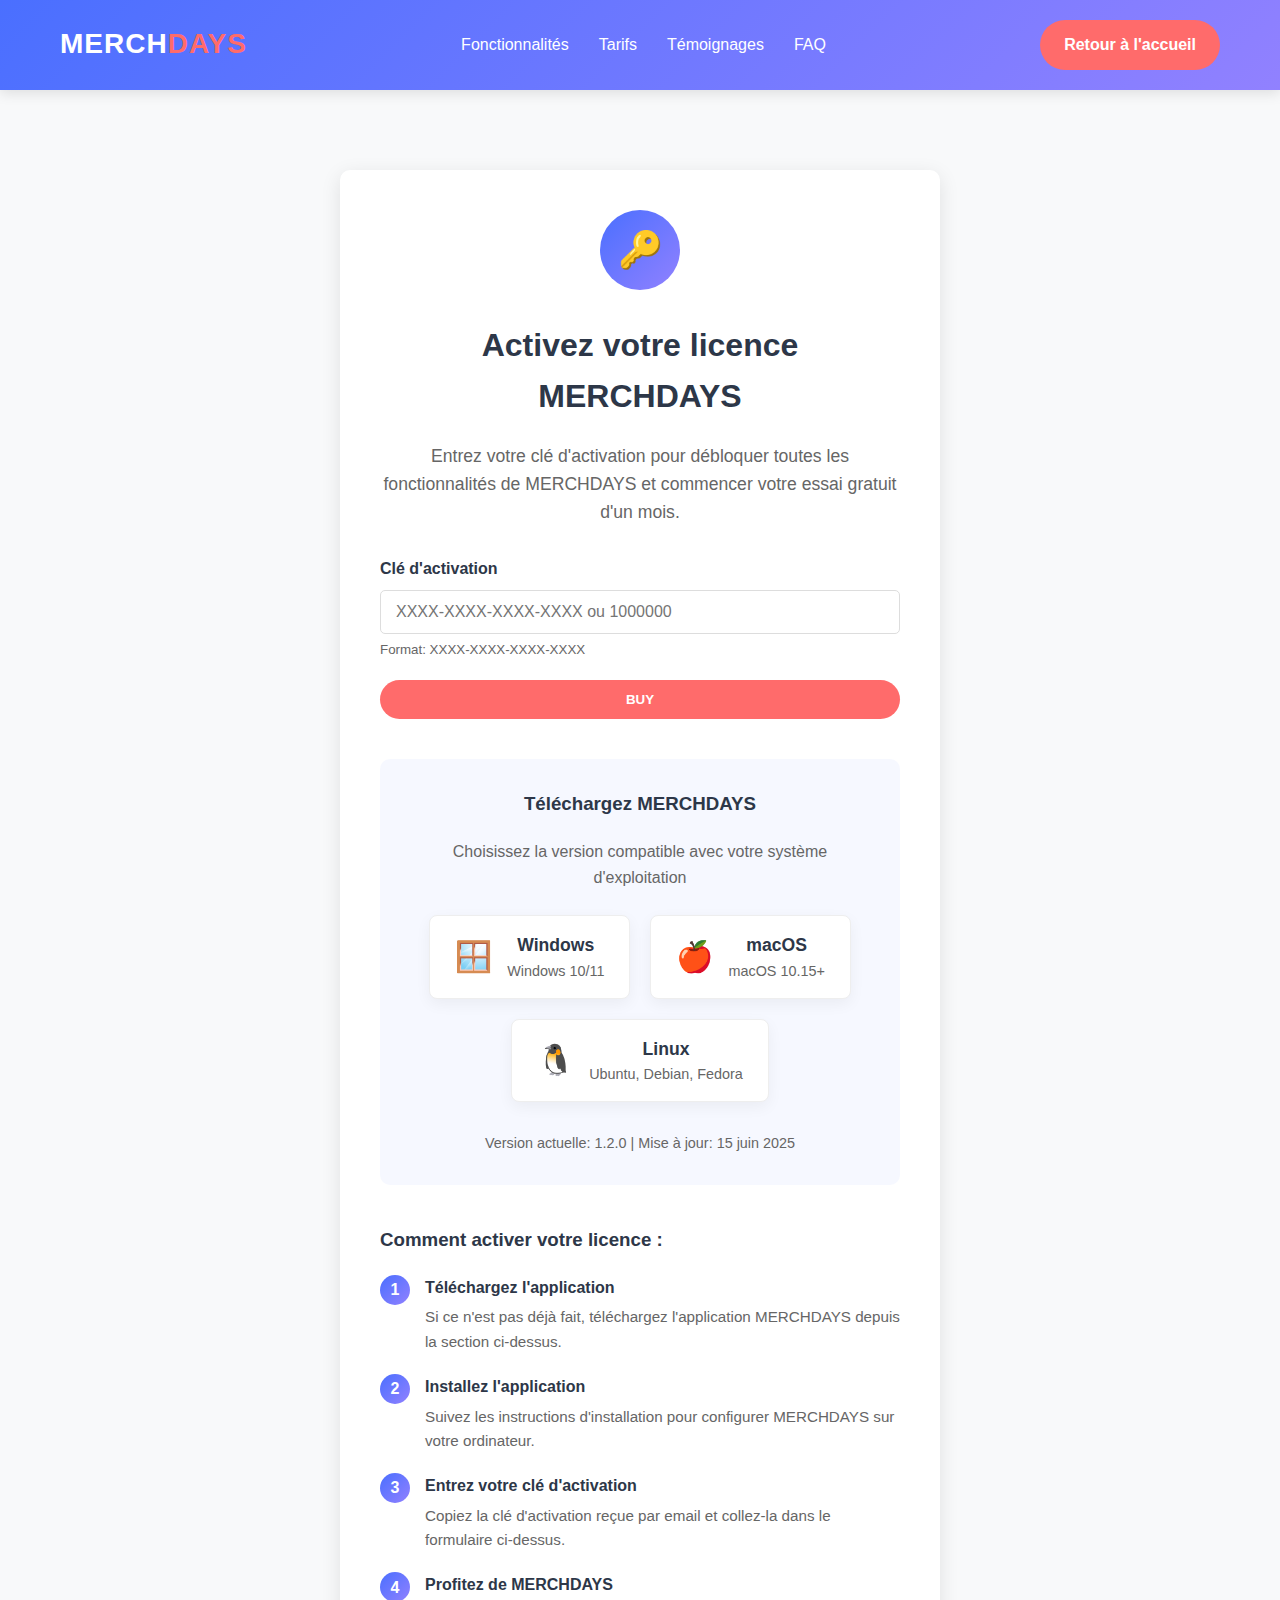
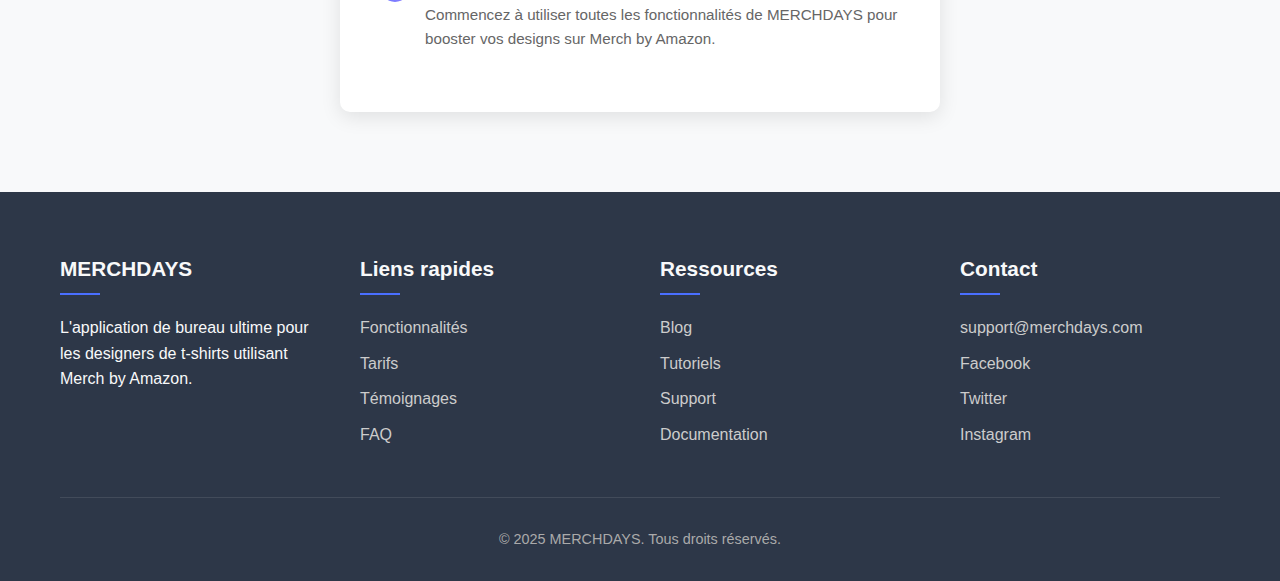
<file: docs/activation.html>
<!DOCTYPE html>
<html lang="fr">
<head>
    <meta charset="UTF-8">
    <meta name="viewport" content="width=device-width, initial-scale=1.0">
    <title>MERCHDAYS - Activation de votre licence</title>
    <style>
        :root {
            --primary-color: #4a6fff;
            --secondary-color: #ff6b6b;
            --dark-color: #2d3748;
            --light-color: #f8f9fa;
            --gradient: linear-gradient(135deg, var(--primary-color), #9181ff);
        }

        * {
            margin: 0;
            padding: 0;
            box-sizing: border-box;
            font-family: 'Segoe UI', Tahoma, Geneva, Verdana, sans-serif;
        }

        body {
            background-color: var(--light-color);
            color: var(--dark-color);
            line-height: 1.6;
        }

        .container {
            max-width: 1200px;
            margin: 0 auto;
            padding: 0 20px;
        }

        /* Header */
        header {
            background: var(--gradient);
            color: white;
            padding: 20px 0;
            box-shadow: 0 4px 12px rgba(0, 0, 0, 0.1);
        }

        nav {
            display: flex;
            justify-content: space-between;
            align-items: center;
            padding: 0 20px;
        }

        .logo {
            font-size: 28px;
            font-weight: 700;
            letter-spacing: 1px;
        }

        .logo span {
            color: var(--secondary-color);
        }

        .nav-links {
            display: flex;
            gap: 30px;
        }

        .nav-links a {
            color: white;
            text-decoration: none;
            font-weight: 500;
            transition: all 0.3s ease;
        }

        .nav-links a:hover {
            color: var(--secondary-color);
        }

        .cta-button {
            background-color: var(--secondary-color);
            color: white;
            border: none;
            padding: 12px 24px;
            border-radius: 50px;
            font-weight: 600;
            cursor: pointer;
            transition: all 0.3s ease;
            text-decoration: none;
            display: inline-block;
        }

        .cta-button:hover {
            background-color: #ff5252;
            transform: translateY(-2px);
            box-shadow: 0 4px 8px rgba(0, 0, 0, 0.2);
        }

        /* Activation Section */
        .activation-section {
            padding: 80px 0;
            min-height: calc(100vh - 300px);
        }

        .activation-card {
            background-color: white;
            border-radius: 10px;
            box-shadow: 0 5px 20px rgba(0, 0, 0, 0.1);
            padding: 40px;
            max-width: 600px;
            margin: 0 auto;
            text-align: center;
        }

        .activation-icon {
            width: 80px;
            height: 80px;
            background: var(--gradient);
            border-radius: 50%;
            display: flex;
            align-items: center;
            justify-content: center;
            margin: 0 auto 30px;
            color: white;
            font-size: 36px;
        }

        .activation-title {
            font-size: 2rem;
            margin-bottom: 20px;
            color: var(--dark-color);
        }

        .activation-description {
            font-size: 1.1rem;
            color: #666;
            margin-bottom: 30px;
        }

        .activation-form {
            text-align: left;
            margin-bottom: 30px;
        }

        .form-group {
            margin-bottom: 20px;
        }

        .form-label {
            display: block;
            margin-bottom: 8px;
            font-weight: 600;
            color: var(--dark-color);
        }

        .form-input {
            width: 100%;
            padding: 12px 15px;
            border: 1px solid #ddd;
            border-radius: 5px;
            font-size: 1rem;
            transition: all 0.3s ease;
        }

        .form-input:focus {
            border-color: var(--primary-color);
            box-shadow: 0 0 0 2px rgba(74, 111, 255, 0.2);
            outline: none;
        }

        .activation-steps {
            margin-top: 40px;
            text-align: left;
        }

        .step {
            display: flex;
            margin-bottom: 20px;
        }

        .step-number {
            width: 30px;
            height: 30px;
            background: var(--gradient);
            border-radius: 50%;
            display: flex;
            align-items: center;
            justify-content: center;
            color: white;
            font-weight: bold;
            margin-right: 15px;
            flex-shrink: 0;
        }

        .step-content {
            flex-grow: 1;
        }

        .step-title {
            font-weight: 600;
            margin-bottom: 5px;
            color: var(--dark-color);
        }

        .step-description {
            color: #666;
            font-size: 0.95rem;
        }

        /* Footer */
        footer {
            background-color: var(--dark-color);
            color: var(--light-color);
            padding: 60px 0 30px;
        }

        .footer-content {
            display: grid;
            grid-template-columns: repeat(auto-fit, minmax(200px, 1fr));
            gap: 40px;
            margin-bottom: 40px;
        }

        .footer-column h3 {
            font-size: 1.3rem;
            margin-bottom: 20px;
            position: relative;
            padding-bottom: 10px;
        }

        .footer-column h3::after {
            content: '';
            position: absolute;
            bottom: 0;
            left: 0;
            width: 40px;
            height: 2px;
            background-color: var(--primary-color);
        }

        .footer-column ul {
            list-style: none;
        }

        .footer-column ul li {
            margin-bottom: 10px;
        }

        .footer-column ul li a {
            color: #ccc;
            text-decoration: none;
            transition: all 0.3s ease;
        }

        .footer-column ul li a:hover {
            color: var(--primary-color);
            padding-left: 5px;
        }

        .footer-bottom {
            text-align: center;
            border-top: 1px solid rgba(255, 255, 255, 0.1);
            padding-top: 30px;
            font-size: 0.9rem;
            color: #aaa;
        }

        /* Responsive */
        @media (max-width: 768px) {
            .nav-links {
                display: none;
            }

            .activation-card {
                padding: 30px 20px;
            }

            .activation-title {
                font-size: 1.8rem;
            }
        }
    </style>
</head>
<body>
    <!-- Header -->
    <header>
        <nav class="container">
            <div class="logo">MERCH<span>DAYS</span></div>
            <div class="nav-links">
                <a href="index.html#features">Fonctionnalités</a>
                <a href="index.html#pricing">Tarifs</a>
                <a href="index.html#testimonials">Témoignages</a>
                <a href="index.html#faq">FAQ</a>
            </div>
            <a href="index.html" class="cta-button">Retour à l'accueil</a>
        </nav>
    </header>

    <!-- Activation Section -->
    <section class="activation-section">
        <div class="container">
            <div class="activation-card">
                <div class="activation-icon">🔑</div>
                <h1 class="activation-title">Activez votre licence MERCHDAYS</h1>
                <p class="activation-description">Entrez votre clé d'activation pour débloquer toutes les fonctionnalités de MERCHDAYS et commencer votre essai gratuit d'un mois.</p>

                <div class="activation-form">
                    <div class="form-group">
                        <label for="activation-key" class="form-label">Clé d'activation</label>
                        <div style="position: relative;">
                            <input type="text" id="activation-key" name="activation_key" class="form-input" placeholder="XXXX-XXXX-XXXX-XXXX ou 1000000" readonly>
                            <button id="copy-button" style="position: absolute; right: 10px; top: 50%; transform: translateY(-50%); background: none; border: none; color: var(--primary-color); cursor: pointer; font-size: 1.2rem; display: none;" title="Copier la clé">
                                <i>📋</i>
                            </button>
                        </div>
                        <small style="display: block; margin-top: 5px; color: #666;">Format: XXXX-XXXX-XXXX-XXXX</small>
                    </div>
                    <button id="buy-button" type="button" class="cta-button" style="width: 100%;">BUY</button>
                    <div id="activation-message" style="margin-top: 15px; padding: 10px; border-radius: 5px; display: none;"></div>
                </div>

                <script>
                    // Fonction pour copier la clé dans le presse-papiers
                    function copyToClipboard(text) {
                        navigator.clipboard.writeText(text).then(function() {
                            // Afficher un message de succès
                            const messageDiv = document.getElementById('activation-message');
                            messageDiv.style.display = 'block';
                            messageDiv.style.backgroundColor = 'rgba(40, 167, 69, 0.1)';
                            messageDiv.style.color = '#28a745';
                            messageDiv.textContent = 'Clé copiée dans le presse-papiers!';

                            // Cacher le message après 2 secondes
                            setTimeout(function() {
                                messageDiv.style.display = 'none';
                            }, 2000);
                        }).catch(function(err) {
                            console.error('Erreur lors de la copie: ', err);
                        });
                    }

                    // Clé d'activation fixe (provenant du fichier keys.txt)
                    const fixedKey = "4NUB-3C11-HAI0-EX1Z";

                    // Gérer le clic sur le bouton BUY
                    document.getElementById('buy-button').addEventListener('click', function() {
                        // Utiliser la clé fixe
                        const key = fixedKey;

                        // Afficher la clé dans le champ
                        const keyInput = document.getElementById('activation-key');
                        keyInput.value = key;

                        // Afficher le bouton de copie
                        const copyButton = document.getElementById('copy-button');
                        copyButton.style.display = 'block';

                        // Afficher un message de succès
                        const messageDiv = document.getElementById('activation-message');
                        messageDiv.style.display = 'block';
                        messageDiv.style.backgroundColor = 'rgba(40, 167, 69, 0.1)';
                        messageDiv.style.color = '#28a745';
                        messageDiv.innerHTML = '<strong>Félicitations!</strong> Votre achat a été effectué avec succès. Voici votre clé d\'activation. N\'oubliez pas de la copier et de la conserver en lieu sûr.';
                    });

                    // Gérer le clic sur le bouton de copie
                    document.getElementById('copy-button').addEventListener('click', function() {
                        const keyInput = document.getElementById('activation-key');
                        copyToClipboard(keyInput.value);
                    });
                </script>

                <div class="download-section" style="margin-top: 40px; padding: 30px; background-color: rgba(74, 111, 255, 0.05); border-radius: 10px; text-align: center;">
                    <h3 style="margin-bottom: 20px; color: var(--dark-color);">Téléchargez MERCHDAYS</h3>
                    <p style="margin-bottom: 25px; color: #666;">Choisissez la version compatible avec votre système d'exploitation</p>

                    <div style="display: flex; justify-content: center; gap: 20px; flex-wrap: wrap; margin-bottom: 30px;">
                        <a href="#" class="download-button" style="display: flex; align-items: center; background-color: white; padding: 15px 25px; border-radius: 8px; text-decoration: none; color: var(--dark-color); box-shadow: 0 5px 15px rgba(0, 0, 0, 0.05); transition: all 0.3s ease; border: 1px solid #eee;">
                            <div style="font-size: 30px; margin-right: 15px;">🪟</div>
                            <div>
                                <div style="font-weight: 600; font-size: 1.1rem;">Windows</div>
                                <div style="font-size: 0.9rem; color: #666;">Windows 10/11</div>
                            </div>
                        </a>
                        <a href="#" class="download-button" style="display: flex; align-items: center; background-color: white; padding: 15px 25px; border-radius: 8px; text-decoration: none; color: var(--dark-color); box-shadow: 0 5px 15px rgba(0, 0, 0, 0.05); transition: all 0.3s ease; border: 1px solid #eee;">
                            <div style="font-size: 30px; margin-right: 15px;">🍎</div>
                            <div>
                                <div style="font-weight: 600; font-size: 1.1rem;">macOS</div>
                                <div style="font-size: 0.9rem; color: #666;">macOS 10.15+</div>
                            </div>
                        </a>
                        <a href="#" class="download-button" style="display: flex; align-items: center; background-color: white; padding: 15px 25px; border-radius: 8px; text-decoration: none; color: var(--dark-color); box-shadow: 0 5px 15px rgba(0, 0, 0, 0.05); transition: all 0.3s ease; border: 1px solid #eee;">
                            <div style="font-size: 30px; margin-right: 15px;">🐧</div>
                            <div>
                                <div style="font-weight: 600; font-size: 1.1rem;">Linux</div>
                                <div style="font-size: 0.9rem; color: #666;">Ubuntu, Debian, Fedora</div>
                            </div>
                        </a>
                    </div>

                    <p style="font-size: 0.9rem; color: #666;">Version actuelle: 1.2.0 | Mise à jour: 15 juin 2025</p>
                </div>

                <div class="activation-steps">
                    <h3 style="margin-bottom: 20px; color: var(--dark-color);">Comment activer votre licence :</h3>
                    <div class="step">
                        <div class="step-number">1</div>
                        <div class="step-content">
                            <div class="step-title">Téléchargez l'application</div>
                            <div class="step-description">Si ce n'est pas déjà fait, téléchargez l'application MERCHDAYS depuis la section ci-dessus.</div>
                        </div>
                    </div>
                    <div class="step">
                        <div class="step-number">2</div>
                        <div class="step-content">
                            <div class="step-title">Installez l'application</div>
                            <div class="step-description">Suivez les instructions d'installation pour configurer MERCHDAYS sur votre ordinateur.</div>
                        </div>
                    </div>
                    <div class="step">
                        <div class="step-number">3</div>
                        <div class="step-content">
                            <div class="step-title">Entrez votre clé d'activation</div>
                            <div class="step-description">Copiez la clé d'activation reçue par email et collez-la dans le formulaire ci-dessus.</div>
                        </div>
                    </div>
                    <div class="step">
                        <div class="step-number">4</div>
                        <div class="step-content">
                            <div class="step-title">Profitez de MERCHDAYS</div>
                            <div class="step-description">Commencez à utiliser toutes les fonctionnalités de MERCHDAYS pour booster vos designs sur Merch by Amazon.</div>
                        </div>
                    </div>
                </div>

                <script>
                    // Ajouter des effets de survol aux boutons de téléchargement
                    const downloadButtons = document.querySelectorAll('.download-button');
                    downloadButtons.forEach(button => {
                        button.addEventListener('mouseover', function() {
                            this.style.transform = 'translateY(-5px)';
                            this.style.boxShadow = '0 10px 25px rgba(0, 0, 0, 0.1)';
                            this.style.borderColor = 'var(--primary-color)';
                        });

                        button.addEventListener('mouseout', function() {
                            this.style.transform = 'translateY(0)';
                            this.style.boxShadow = '0 5px 15px rgba(0, 0, 0, 0.05)';
                            this.style.borderColor = '#eee';
                        });
                    });
                </script>
            </div>
        </div>
    </section>

    <!-- Footer -->
    <footer>
        <div class="container">
            <div class="footer-content">
                <div class="footer-column">
                    <h3>MERCHDAYS</h3>
                    <p>L'application de bureau ultime pour les designers de t-shirts utilisant Merch by Amazon.</p>
                </div>
                <div class="footer-column">
                    <h3>Liens rapides</h3>
                    <ul>
                        <li><a href="index.html#features">Fonctionnalités</a></li>
                        <li><a href="index.html#pricing">Tarifs</a></li>
                        <li><a href="index.html#testimonials">Témoignages</a></li>
                        <li><a href="index.html#faq">FAQ</a></li>
                    </ul>
                </div>
                <div class="footer-column">
                    <h3>Ressources</h3>
                    <ul>
                        <li><a href="#">Blog</a></li>
                        <li><a href="#">Tutoriels</a></li>
                        <li><a href="#">Support</a></li>
                        <li><a href="#">Documentation</a></li>
                    </ul>
                </div>
                <div class="footer-column">
                    <h3>Contact</h3>
                    <ul>
                        <li><a href="mailto:support@merchdays.com">support@merchdays.com</a></li>
                        <li><a href="#">Facebook</a></li>
                        <li><a href="#">Twitter</a></li>
                        <li><a href="#">Instagram</a></li>
                    </ul>
                </div>
            </div>
            <div class="footer-bottom">
                <p>&copy; 2025 MERCHDAYS. Tous droits réservés.</p>
            </div>
        </div>
    </footer>
</body>
</html>
</file>
<file: static/css/style.css>
:root {
    --primary-color: #6200ea;
    --secondary-color: #ff3d71;
    --accent-color: #00e5ff;
    --dark-color: #1a1a2e;
    --light-color: #f8f9fa;
    --gradient-primary: linear-gradient(135deg, var(--primary-color), #9c27b0);
    --gradient-secondary: linear-gradient(135deg, var(--secondary-color), #ff9e80);
    --gradient-accent: linear-gradient(135deg, var(--accent-color), #18ffff);
    --box-shadow: 0 10px 30px rgba(0, 0, 0, 0.15);
    --text-shadow: 0 2px 4px rgba(0, 0, 0, 0.1);
}

@import url('https://fonts.googleapis.com/css2?family=Poppins:wght@300;400;500;600;700&family=Montserrat:wght@700;800;900&display=swap');

* {
    margin: 0;
    padding: 0;
    box-sizing: border-box;
    font-family: 'Poppins', sans-serif;
}

::selection {
    background-color: var(--secondary-color);
    color: white;
}

body {
    background-color: var(--light-color);
    color: var(--dark-color);
    line-height: 1.7;
    overflow-x: hidden;
    background-image:
        radial-gradient(circle at 25% 5%, rgba(98, 0, 234, 0.03) 5%, transparent 10%),
        radial-gradient(circle at 75% 80%, rgba(255, 61, 113, 0.03) 5%, transparent 10%),
        radial-gradient(circle at 50% 50%, rgba(0, 229, 255, 0.03) 5%, transparent 10%);
    background-size: 100px 100px, 120px 120px, 150px 150px;
    background-attachment: fixed;
}

.container {
    max-width: 1200px;
    margin: 0 auto;
    padding: 0 20px;
    position: relative;
    z-index: 1;
}

h1, h2, h3, h4, h5, h6 {
    font-family: 'Montserrat', sans-serif;
    font-weight: 800;
    letter-spacing: -0.5px;
}

a {
    text-decoration: none;
    color: var(--primary-color);
    transition: all 0.3s ease;
    position: relative;
}

a:hover {
    color: var(--secondary-color);
}

a::after {
    content: '';
    position: absolute;
    width: 0;
    height: 2px;
    bottom: -2px;
    left: 0;
    background-color: var(--secondary-color);
    transition: width 0.3s ease;
}

a:hover::after {
    width: 100%;
}

/* Header */
header {
    background: var(--gradient-primary);
    color: white;
    padding: 20px 0;
    box-shadow: 0 5px 20px rgba(0, 0, 0, 0.2);
    position: relative;
    z-index: 10;
}

header::before {
    content: '';
    position: absolute;
    top: 0;
    left: 0;
    width: 100%;
    height: 100%;
    background-image: url('data:image/svg+xml;utf8,<svg xmlns="http://www.w3.org/2000/svg" viewBox="0 0 100 100" preserveAspectRatio="none"><circle cx="0" cy="0" r="20" fill="rgba(255,255,255,0.05)"/><circle cx="60" cy="40" r="20" fill="rgba(255,255,255,0.05)"/><circle cx="100" cy="80" r="20" fill="rgba(255,255,255,0.05)"/></svg>');
    background-size: 150px 150px;
    opacity: 0.5;
    z-index: -1;
}

nav {
    display: flex;
    justify-content: space-between;
    align-items: center;
    padding: 0 20px;
}

.logo {
    font-size: 32px;
    font-weight: 900;
    letter-spacing: 1px;
    font-family: 'Montserrat', sans-serif;
    text-shadow: var(--text-shadow);
    position: relative;
    z-index: 1;
    overflow: hidden;
}

.logo::before {
    content: '';
    position: absolute;
    width: 30px;
    height: 30px;
    background: var(--accent-color);
    border-radius: 50%;
    top: -10px;
    left: -10px;
    z-index: -1;
    opacity: 0.5;
}

.logo span {
    color: var(--secondary-color);
    position: relative;
    display: inline-block;
    animation: pulse 2s infinite;
}

@keyframes pulse {
    0% { transform: scale(1); }
    50% { transform: scale(1.05); }
    100% { transform: scale(1); }
}

.nav-links {
    display: flex;
    gap: 30px;
}

.nav-links a {
    color: white;
    text-decoration: none;
    font-weight: 500;
    transition: all 0.3s ease;
    padding: 5px 0;
    position: relative;
}

.nav-links a::after {
    background-color: white;
    height: 2px;
    bottom: 0;
}

.nav-links a:hover {
    color: var(--accent-color);
    transform: translateY(-2px);
}

.nav-links a:hover::after {
    background-color: var(--accent-color);
}

.cta-button {
    background: var(--gradient-secondary);
    color: white;
    border: none;
    padding: 12px 28px;
    border-radius: 50px;
    font-weight: 600;
    cursor: pointer;
    transition: all 0.4s cubic-bezier(0.175, 0.885, 0.32, 1.275);
    position: relative;
    overflow: hidden;
    box-shadow: var(--box-shadow);
    text-transform: uppercase;
    letter-spacing: 1px;
    font-size: 0.9rem;
}

.cta-button::before {
    content: '';
    position: absolute;
    top: 0;
    left: -100%;
    width: 100%;
    height: 100%;
    background: linear-gradient(90deg, transparent, rgba(255, 255, 255, 0.2), transparent);
    transition: all 0.6s ease;
}

.cta-button:hover {
    transform: translateY(-3px) scale(1.05);
    box-shadow: 0 15px 30px rgba(255, 61, 113, 0.3);
}

.cta-button:hover::before {
    left: 100%;
}

/* Hero Section */
.hero {
    display: flex;
    align-items: center;
    justify-content: space-between;
    padding: 100px 0 120px;
    background: var(--gradient-primary);
    color: white;
    position: relative;
    overflow: hidden;
    clip-path: polygon(0 0, 100% 0, 100% 85%, 0 100%);
}

.hero-content {
    width: 50%;
    padding: 0 20px;
    z-index: 2;
    animation: fadeInUp 1s ease-out;
}

@keyframes fadeInUp {
    from {
        opacity: 0;
        transform: translateY(30px);
    }
    to {
        opacity: 1;
        transform: translateY(0);
    }
}

.hero h1 {
    font-size: 4rem;
    margin-bottom: 20px;
    line-height: 1.1;
    text-shadow: var(--text-shadow);
    background: var(--gradient-secondary);
    -webkit-background-clip: text;
    background-clip: text;
    color: transparent;
    display: inline-block;
}

.hero p {
    font-size: 1.3rem;
    margin-bottom: 35px;
    opacity: 0.95;
    max-width: 90%;
    line-height: 1.6;
}

.hero-image {
    width: 50%;
    display: flex;
    justify-content: center;
    z-index: 2;
    animation: floatImage 3s ease-in-out infinite;
    position: relative;
}

@keyframes floatImage {
    0% { transform: translateY(0px); }
    50% { transform: translateY(-15px); }
    100% { transform: translateY(0px); }
}

.hero-image img {
    width: 85%;
    border-radius: 20px;
    box-shadow: 0 25px 50px rgba(0, 0, 0, 0.3);
    transition: all 0.5s ease;
    position: relative;
}

.hero-image::before {
    content: '';
    position: absolute;
    width: 200px;
    height: 200px;
    background: var(--accent-color);
    border-radius: 50%;
    opacity: 0.2;
    filter: blur(60px);
    top: 50%;
    left: 50%;
    transform: translate(-50%, -50%);
    z-index: -1;
    animation: pulse 4s infinite;
}

.hero-image img:hover {
    transform: scale(1.03) rotate(1deg);
    box-shadow: 0 30px 60px rgba(0, 0, 0, 0.4);
}

.hero::before {
    content: '';
    position: absolute;
    top: 0;
    left: 0;
    width: 100%;
    height: 100%;
    background-image:
        radial-gradient(circle at 20% 30%, rgba(255, 255, 255, 0.1) 0%, transparent 10%),
        radial-gradient(circle at 80% 70%, rgba(255, 255, 255, 0.1) 0%, transparent 10%);
    background-size: 100% 100%;
    z-index: 1;
}

.hero::after {
    content: '';
    position: absolute;
    top: 0;
    left: 0;
    width: 100%;
    height: 100%;
    background-image: url('data:image/svg+xml;utf8,<svg xmlns="http://www.w3.org/2000/svg" viewBox="0 0 100 100" preserveAspectRatio="none"><polygon fill="rgba(255,255,255,0.05)" points="0,100 100,0 100,100"/></svg>');
    background-size: cover;
    z-index: 1;
}

/* Features Section */
.features {
    padding: 120px 0 100px;
    background-color: white;
    position: relative;
}

.features::before {
    content: '';
    position: absolute;
    top: -50px;
    left: 0;
    width: 100%;
    height: 100px;
    background-color: white;
    clip-path: polygon(0 50%, 100% 0, 100% 100%, 0% 100%);
    z-index: 5;
}

.section-title {
    text-align: center;
    margin-bottom: 70px;
    position: relative;
}

.section-title::after {
    content: '';
    position: absolute;
    width: 80px;
    height: 4px;
    background: var(--gradient-secondary);
    bottom: -15px;
    left: 50%;
    transform: translateX(-50%);
    border-radius: 2px;
}

.section-title h2 {
    font-size: 2.8rem;
    margin-bottom: 20px;
    color: var(--dark-color);
    position: relative;
    display: inline-block;
}

.section-title h2::before {
    content: '';
    position: absolute;
    width: 30px;
    height: 30px;
    background-color: rgba(98, 0, 234, 0.1);
    border-radius: 50%;
    top: -10px;
    left: -15px;
    z-index: -1;
}

.section-title p {
    font-size: 1.2rem;
    color: #666;
    max-width: 700px;
    margin: 0 auto;
    line-height: 1.7;
}

.features-grid {
    display: grid;
    grid-template-columns: repeat(auto-fit, minmax(300px, 1fr));
    gap: 40px;
    padding: 20px 0;
}

.feature-card {
    background-color: white;
    border-radius: 16px;
    padding: 40px 30px;
    box-shadow: 0 10px 30px rgba(0, 0, 0, 0.05);
    transition: all 0.4s cubic-bezier(0.175, 0.885, 0.32, 1.275);
    border: 1px solid rgba(0, 0, 0, 0.05);
    position: relative;
    overflow: hidden;
    z-index: 1;
}

.feature-card::before {
    content: '';
    position: absolute;
    width: 100%;
    height: 100%;
    background: var(--gradient-primary);
    top: 0;
    left: 0;
    z-index: -1;
    opacity: 0;
    transition: opacity 0.4s ease;
}

.feature-card:hover {
    transform: translateY(-15px) scale(1.03);
    box-shadow: 0 20px 40px rgba(0, 0, 0, 0.1);
    color: white;
}

.feature-card:hover::before {
    opacity: 1;
}

.feature-card:hover h3,
.feature-card:hover p {
    color: white;
}

.feature-icon {
    width: 70px;
    height: 70px;
    background: var(--gradient-accent);
    border-radius: 20px;
    display: flex;
    align-items: center;
    justify-content: center;
    margin-bottom: 25px;
    color: white;
    font-size: 28px;
    box-shadow: 0 10px 20px rgba(0, 229, 255, 0.2);
    transition: all 0.4s ease;
    transform: rotate(0deg);
}

.feature-card:hover .feature-icon {
    background: white;
    color: var(--primary-color);
    transform: rotate(10deg) scale(1.1);
    box-shadow: 0 15px 30px rgba(255, 255, 255, 0.3);
}

.feature-card h3 {
    font-size: 1.6rem;
    margin-bottom: 15px;
    color: var(--dark-color);
    transition: color 0.4s ease;
}

.feature-card p {
    color: #666;
    transition: color 0.4s ease;
    line-height: 1.7;
}

/* Pricing Section */
.pricing {
    padding: 100px 0;
    background-color: var(--light-color);
    position: relative;
    overflow: hidden;
}

.pricing::before {
    content: '';
    position: absolute;
    width: 300px;
    height: 300px;
    background: var(--gradient-accent);
    border-radius: 50%;
    top: -150px;
    left: -150px;
    opacity: 0.05;
    filter: blur(50px);
}

.pricing::after {
    content: '';
    position: absolute;
    width: 300px;
    height: 300px;
    background: var(--gradient-secondary);
    border-radius: 50%;
    bottom: -150px;
    right: -150px;
    opacity: 0.05;
    filter: blur(50px);
}

.pricing-cards {
    display: flex;
    justify-content: center;
    gap: 40px;
    flex-wrap: wrap;
    margin-top: 50px;
    perspective: 1000px;
}

.pricing-card {
    background-color: white;
    border-radius: 20px;
    padding: 50px 40px;
    width: 350px;
    box-shadow: 0 15px 30px rgba(0, 0, 0, 0.05);
    text-align: center;
    position: relative;
    overflow: hidden;
    transition: all 0.5s cubic-bezier(0.175, 0.885, 0.32, 1.275);
    transform-style: preserve-3d;
    z-index: 1;
    border: 1px solid rgba(0, 0, 0, 0.05);
}

.pricing-card::before {
    content: '';
    position: absolute;
    top: 0;
    left: 0;
    width: 100%;
    height: 5px;
    background: var(--gradient-primary);
    z-index: 2;
    transform: scaleX(0);
    transform-origin: left;
    transition: transform 0.5s ease;
}

.pricing-card:hover {
    transform: translateY(-20px) rotateY(5deg);
    box-shadow: 0 30px 60px rgba(0, 0, 0, 0.1);
}

.pricing-card:hover::before {
    transform: scaleX(1);
}

.pricing-card h3 {
    font-size: 2rem;
    margin-bottom: 25px;
    color: var(--dark-color);
    position: relative;
    display: inline-block;
}

.pricing-card h3::after {
    content: '';
    position: absolute;
    width: 40px;
    height: 2px;
    background: var(--gradient-secondary);
    bottom: -10px;
    left: 50%;
    transform: translateX(-50%);
}

.pricing-card .price {
    font-size: 4rem;
    font-weight: 800;
    margin: 30px 0 10px;
    background: var(--gradient-primary);
    -webkit-background-clip: text;
    background-clip: text;
    color: transparent;
    display: inline-block;
    position: relative;
}

.pricing-card .price::before {
    content: '';
    position: absolute;
    width: 40px;
    height: 40px;
    background-color: rgba(98, 0, 234, 0.1);
    border-radius: 50%;
    top: 0;
    left: -15px;
    z-index: -1;
}

.pricing-card .period {
    font-size: 1.1rem;
    color: #666;
    margin-bottom: 30px;
    display: block;
}

.pricing-card ul {
    list-style: none;
    margin: 30px 0;
    text-align: left;
    padding: 0 10px;
}

.pricing-card ul li {
    margin-bottom: 20px;
    position: relative;
    padding-left: 35px;
    font-size: 1.05rem;
    transition: transform 0.3s ease;
}

.pricing-card ul li:hover {
    transform: translateX(5px);
}

.pricing-card ul li::before {
    content: '✓';
    color: white;
    position: absolute;
    left: 0;
    font-weight: bold;
    background: var(--gradient-accent);
    width: 25px;
    height: 25px;
    border-radius: 50%;
    display: flex;
    align-items: center;
    justify-content: center;
    font-size: 0.8rem;
    box-shadow: 0 5px 10px rgba(0, 229, 255, 0.2);
}

.popular {
    position: absolute;
    top: 0;
    right: 0;
    background: var(--gradient-secondary);
    color: white;
    padding: 10px 0;
    font-weight: 600;
    transform: rotate(45deg) translateX(40px) translateY(-15px);
    width: 200px;
    text-align: center;
    box-shadow: 0 5px 15px rgba(255, 61, 113, 0.2);
    z-index: 3;
    letter-spacing: 1px;
    font-size: 0.9rem;
    text-transform: uppercase;
}

/* Testimonials Section */
.testimonials {
    padding: 100px 0;
    background-color: white;
    position: relative;
}

.testimonials::before {
    content: '';
    position: absolute;
    width: 100%;
    height: 100%;
    background-image:
        radial-gradient(circle at 10% 10%, rgba(98, 0, 234, 0.03) 0%, transparent 20%),
        radial-gradient(circle at 90% 90%, rgba(255, 61, 113, 0.03) 0%, transparent 20%);
    top: 0;
    left: 0;
    z-index: 0;
}

.testimonial-grid {
    display: grid;
    grid-template-columns: repeat(auto-fit, minmax(320px, 1fr));
    gap: 40px;
    margin-top: 30px;
}

.testimonial-card {
    background-color: white;
    border-radius: 16px;
    padding: 40px 30px;
    box-shadow: 0 15px 30px rgba(0, 0, 0, 0.05);
    position: relative;
    transition: all 0.4s ease;
    border: 1px solid rgba(0, 0, 0, 0.05);
    z-index: 1;
}

.testimonial-card::before {
    content: '"';
    position: absolute;
    top: 20px;
    left: 20px;
    font-size: 120px;
    line-height: 1;
    font-family: Georgia, serif;
    color: rgba(98, 0, 234, 0.1);
    z-index: -1;
}

.testimonial-card:hover {
    transform: translateY(-10px);
    box-shadow: 0 25px 50px rgba(0, 0, 0, 0.1);
}

.testimonial-text {
    font-size: 1.1rem;
    margin-bottom: 30px;
    color: #555;
    font-style: italic;
    line-height: 1.7;
    position: relative;
    z-index: 1;
}

.testimonial-author {
    display: flex;
    align-items: center;
    border-top: 1px solid rgba(0, 0, 0, 0.05);
    padding-top: 20px;
}

.testimonial-avatar {
    width: 60px;
    height: 60px;
    border-radius: 50%;
    margin-right: 20px;
    background: var(--gradient-primary);
    display: flex;
    align-items: center;
    justify-content: center;
    font-weight: bold;
    color: white;
    font-size: 1.2rem;
    box-shadow: 0 5px 15px rgba(98, 0, 234, 0.2);
    border: 3px solid white;
}

.testimonial-info h4 {
    font-size: 1.2rem;
    margin-bottom: 5px;
    color: var(--dark-color);
}

.testimonial-info p {
    font-size: 0.95rem;
    color: #666;
    font-weight: 500;
}

/* CTA Section */
.cta {
    padding: 100px 0;
    background: var(--gradient-primary);
    color: white;
    text-align: center;
    position: relative;
    overflow: hidden;
    clip-path: polygon(0 15%, 100% 0, 100% 100%, 0 100%);
    margin-top: -50px;
}

.cta::before {
    content: '';
    position: absolute;
    top: 0;
    left: 0;
    width: 100%;
    height: 100%;
    background-image: url('data:image/svg+xml;utf8,<svg xmlns="http://www.w3.org/2000/svg" viewBox="0 0 100 100" preserveAspectRatio="none"><circle cx="20" cy="20" r="20" fill="rgba(255,255,255,0.05)"/><circle cx="70" cy="70" r="30" fill="rgba(255,255,255,0.05)"/></svg>');
    background-size: 200px 200px;
    opacity: 0.5;
    z-index: 0;
}

.cta .container {
    position: relative;
    z-index: 1;
}

.cta h2 {
    font-size: 3rem;
    margin-bottom: 30px;
    text-shadow: var(--text-shadow);
    animation: pulse 2s infinite;
}

.cta p {
    font-size: 1.3rem;
    margin-bottom: 40px;
    max-width: 700px;
    margin-left: auto;
    margin-right: auto;
    line-height: 1.7;
}

.cta .cta-button {
    background: white;
    color: var(--primary-color);
    font-size: 1rem;
    padding: 15px 35px;
    box-shadow: 0 15px 30px rgba(0, 0, 0, 0.2);
}

.cta .cta-button:hover {
    background: var(--accent-color);
    color: white;
    transform: translateY(-5px) scale(1.05);
}

/* Footer */
footer {
    background-color: var(--dark-color);
    color: var(--light-color);
    padding: 80px 0 30px;
    position: relative;
}

footer::before {
    content: '';
    position: absolute;
    top: 0;
    left: 0;
    width: 100%;
    height: 100%;
    background-image:
        radial-gradient(circle at 10% 10%, rgba(255, 255, 255, 0.03) 0%, transparent 20%),
        radial-gradient(circle at 90% 90%, rgba(255, 255, 255, 0.03) 0%, transparent 20%);
    z-index: 0;
}

.footer-content {
    display: grid;
    grid-template-columns: repeat(auto-fit, minmax(220px, 1fr));
    gap: 50px;
    margin-bottom: 60px;
    position: relative;
    z-index: 1;
}

.footer-column h3 {
    font-size: 1.5rem;
    margin-bottom: 25px;
    position: relative;
    padding-bottom: 15px;
    color: white;
}

.footer-column h3::after {
    content: '';
    position: absolute;
    bottom: 0;
    left: 0;
    width: 50px;
    height: 3px;
    background: var(--gradient-secondary);
    border-radius: 2px;
}

.footer-column ul {
    list-style: none;
}

.footer-column ul li {
    margin-bottom: 15px;
}

.footer-column ul li a {
    color: #ccc;
    text-decoration: none;
    transition: all 0.3s ease;
    font-size: 1rem;
    display: inline-block;
    position: relative;
    padding-left: 0;
}

.footer-column ul li a::before {
    content: '→';
    position: absolute;
    left: -20px;
    opacity: 0;
    transition: all 0.3s ease;
}

.footer-column ul li a:hover {
    color: var(--secondary-color);
    padding-left: 20px;
}

.footer-column ul li a:hover::before {
    opacity: 1;
    left: 0;
}

.footer-bottom {
    text-align: center;
    border-top: 1px solid rgba(255, 255, 255, 0.1);
    padding-top: 30px;
    font-size: 0.95rem;
    color: #aaa;
    position: relative;
    z-index: 1;
}

/* Animations */
@keyframes fadeIn {
    from { opacity: 0; }
    to { opacity: 1; }
}

@keyframes slideInUp {
    from {
        transform: translateY(50px);
        opacity: 0;
    }
    to {
        transform: translateY(0);
        opacity: 1;
    }
}

@keyframes slideInLeft {
    from {
        transform: translateX(-50px);
        opacity: 0;
    }
    to {
        transform: translateX(0);
        opacity: 1;
    }
}

@keyframes slideInRight {
    from {
        transform: translateX(50px);
        opacity: 0;
    }
    to {
        transform: translateX(0);
        opacity: 1;
    }
}

/* Additional Styles for Designers */
::selection {
    background-color: var(--secondary-color);
    color: white;
}

.highlight {
    position: relative;
    display: inline-block;
}

.highlight::after {
    content: '';
    position: absolute;
    width: 100%;
    height: 30%;
    background-color: rgba(255, 61, 113, 0.2);
    bottom: 0;
    left: 0;
    z-index: -1;
    border-radius: 3px;
}

/* Responsive */
@media (max-width: 768px) {
    .hero {
        flex-direction: column;
        text-align: center;
        padding: 80px 0 100px;
    }

    .hero-content, .hero-image {
        width: 100%;
        padding: 20px;
    }

    .hero h1 {
        font-size: 2.8rem;
    }

    .nav-links {
        display: none;
    }

    .pricing-cards {
        flex-direction: column;
        align-items: center;
    }

    .pricing-card {
        width: 100%;
        max-width: 350px;
        margin-bottom: 40px;
    }

    .section-title h2 {
        font-size: 2.2rem;
    }

    .cta h2 {
        font-size: 2.5rem;
    }

    .feature-card:hover {
        transform: translateY(-10px) scale(1.02);
    }

    .footer-content {
        grid-template-columns: repeat(auto-fit, minmax(100%, 1fr));
        text-align: center;
    }

    .footer-column h3::after {
        left: 50%;
        transform: translateX(-50%);
    }

    .footer-column ul li a:hover {
        padding-left: 0;
    }

    .footer-column ul li a::before {
        display: none;
    }
}

@media (max-width: 480px) {
    .hero h1 {
        font-size: 2.3rem;
    }

    .hero p {
        font-size: 1.1rem;
    }

    .section-title h2 {
        font-size: 2rem;
    }

    .feature-card {
        padding: 30px 20px;
    }

    .cta {
        padding: 80px 0;
        clip-path: polygon(0 5%, 100% 0, 100% 100%, 0 100%);
    }

    .cta h2 {
        font-size: 2rem;
    }

    .cta p {
        font-size: 1.1rem;
    }

    .testimonial-card {
        padding: 30px 20px;
    }

    .testimonial-card::before {
        font-size: 80px;
    }
}
</file>
<file: docs/css/style.css>
:root {
    --primary-color: #6200ea;
    --secondary-color: #ff3d71;
    --accent-color: #00e5ff;
    --dark-color: #1a1a2e;
    --light-color: #f8f9fa;
    --gradient-primary: linear-gradient(135deg, var(--primary-color), #9c27b0);
    --gradient-secondary: linear-gradient(135deg, var(--secondary-color), #ff9e80);
    --gradient-accent: linear-gradient(135deg, var(--accent-color), #18ffff);
    --box-shadow: 0 10px 30px rgba(0, 0, 0, 0.15);
    --text-shadow: 0 2px 4px rgba(0, 0, 0, 0.1);
}

@import url('https://fonts.googleapis.com/css2?family=Poppins:wght@300;400;500;600;700&family=Montserrat:wght@700;800;900&display=swap');

* {
    margin: 0;
    padding: 0;
    box-sizing: border-box;
    font-family: 'Poppins', sans-serif;
}

::selection {
    background-color: var(--secondary-color);
    color: white;
}

body {
    background-color: var(--light-color);
    color: var(--dark-color);
    line-height: 1.7;
    overflow-x: hidden;
    background-image:
        radial-gradient(circle at 25% 5%, rgba(98, 0, 234, 0.03) 5%, transparent 10%),
        radial-gradient(circle at 75% 80%, rgba(255, 61, 113, 0.03) 5%, transparent 10%),
        radial-gradient(circle at 50% 50%, rgba(0, 229, 255, 0.03) 5%, transparent 10%);
    background-size: 100px 100px, 120px 120px, 150px 150px;
    background-attachment: fixed;
}

.container {
    max-width: 1200px;
    margin: 0 auto;
    padding: 0 20px;
    position: relative;
    z-index: 1;
}

h1, h2, h3, h4, h5, h6 {
    font-family: 'Montserrat', sans-serif;
    font-weight: 800;
    letter-spacing: -0.5px;
}

a {
    text-decoration: none;
    color: var(--primary-color);
    transition: all 0.3s ease;
    position: relative;
}

a:hover {
    color: var(--secondary-color);
}

a::after {
    content: '';
    position: absolute;
    width: 0;
    height: 2px;
    bottom: -2px;
    left: 0;
    background-color: var(--secondary-color);
    transition: width 0.3s ease;
}

a:hover::after {
    width: 100%;
}

/* Header */
header {
    background: var(--gradient-primary);
    color: white;
    padding: 20px 0;
    box-shadow: 0 5px 20px rgba(0, 0, 0, 0.2);
    position: relative;
    z-index: 10;
}

header::before {
    content: '';
    position: absolute;
    top: 0;
    left: 0;
    width: 100%;
    height: 100%;
    background-image: url('data:image/svg+xml;utf8,<svg xmlns="http://www.w3.org/2000/svg" viewBox="0 0 100 100" preserveAspectRatio="none"><circle cx="0" cy="0" r="20" fill="rgba(255,255,255,0.05)"/><circle cx="60" cy="40" r="20" fill="rgba(255,255,255,0.05)"/><circle cx="100" cy="80" r="20" fill="rgba(255,255,255,0.05)"/></svg>');
    background-size: 150px 150px;
    opacity: 0.5;
    z-index: -1;
}

nav {
    display: flex;
    justify-content: space-between;
    align-items: center;
    padding: 0 20px;
}

.logo {
    font-size: 32px;
    font-weight: 900;
    letter-spacing: 1px;
    font-family: 'Montserrat', sans-serif;
    text-shadow: var(--text-shadow);
    position: relative;
    z-index: 1;
    overflow: hidden;
}

.logo::before {
    content: '';
    position: absolute;
    width: 30px;
    height: 30px;
    background: var(--accent-color);
    border-radius: 50%;
    top: -10px;
    left: -10px;
    z-index: -1;
    opacity: 0.5;
}

.logo span {
    color: var(--secondary-color);
    position: relative;
    display: inline-block;
    animation: pulse 2s infinite;
}

@keyframes pulse {
    0% { transform: scale(1); }
    50% { transform: scale(1.05); }
    100% { transform: scale(1); }
}

.nav-links {
    display: flex;
    gap: 30px;
}

.nav-links a {
    color: white;
    text-decoration: none;
    font-weight: 500;
    transition: all 0.3s ease;
    padding: 5px 0;
    position: relative;
}

.nav-links a::after {
    background-color: white;
    height: 2px;
    bottom: 0;
}

.nav-links a:hover {
    color: var(--accent-color);
    transform: translateY(-2px);
}

.nav-links a:hover::after {
    background-color: var(--accent-color);
}

.cta-button {
    background: var(--gradient-secondary);
    color: white;
    border: none;
    padding: 12px 28px;
    border-radius: 50px;
    font-weight: 600;
    cursor: pointer;
    transition: all 0.4s cubic-bezier(0.175, 0.885, 0.32, 1.275);
    position: relative;
    overflow: hidden;
    box-shadow: var(--box-shadow);
    text-transform: uppercase;
    letter-spacing: 1px;
    font-size: 0.9rem;
}

.cta-button::before {
    content: '';
    position: absolute;
    top: 0;
    left: -100%;
    width: 100%;
    height: 100%;
    background: linear-gradient(90deg, transparent, rgba(255, 255, 255, 0.2), transparent);
    transition: all 0.6s ease;
}

.cta-button:hover {
    transform: translateY(-3px) scale(1.05);
    box-shadow: 0 15px 30px rgba(255, 61, 113, 0.3);
}

.cta-button:hover::before {
    left: 100%;
}

/* Hero Section */
.hero {
    display: flex;
    align-items: center;
    justify-content: space-between;
    padding: 100px 0 120px;
    background: var(--gradient-primary);
    color: white;
    position: relative;
    overflow: hidden;
    clip-path: polygon(0 0, 100% 0, 100% 85%, 0 100%);
}

.hero-content {
    width: 50%;
    padding: 0 20px;
    z-index: 2;
    animation: fadeInUp 1s ease-out;
}

@keyframes fadeInUp {
    from {
        opacity: 0;
        transform: translateY(30px);
    }
    to {
        opacity: 1;
        transform: translateY(0);
    }
}

.hero h1 {
    font-size: 4rem;
    margin-bottom: 20px;
    line-height: 1.1;
    text-shadow: var(--text-shadow);
    background: var(--gradient-secondary);
    -webkit-background-clip: text;
    background-clip: text;
    color: transparent;
    display: inline-block;
}

.hero p {
    font-size: 1.3rem;
    margin-bottom: 35px;
    opacity: 0.95;
    max-width: 90%;
    line-height: 1.6;
}

.hero-image {
    width: 50%;
    display: flex;
    justify-content: center;
    z-index: 2;
    animation: floatImage 3s ease-in-out infinite;
    position: relative;
}

@keyframes floatImage {
    0% { transform: translateY(0px); }
    50% { transform: translateY(-15px); }
    100% { transform: translateY(0px); }
}

.hero-image img {
    width: 85%;
    border-radius: 20px;
    box-shadow: 0 25px 50px rgba(0, 0, 0, 0.3);
    transition: all 0.5s ease;
    position: relative;
}

.hero-image::before {
    content: '';
    position: absolute;
    width: 200px;
    height: 200px;
    background: var(--accent-color);
    border-radius: 50%;
    opacity: 0.2;
    filter: blur(60px);
    top: 50%;
    left: 50%;
    transform: translate(-50%, -50%);
    z-index: -1;
    animation: pulse 4s infinite;
}

.hero-image img:hover {
    transform: scale(1.03) rotate(1deg);
    box-shadow: 0 30px 60px rgba(0, 0, 0, 0.4);
}

.hero::before {
    content: '';
    position: absolute;
    top: 0;
    left: 0;
    width: 100%;
    height: 100%;
    background-image:
        radial-gradient(circle at 20% 30%, rgba(255, 255, 255, 0.1) 0%, transparent 10%),
        radial-gradient(circle at 80% 70%, rgba(255, 255, 255, 0.1) 0%, transparent 10%);
    background-size: 100% 100%;
    z-index: 1;
}

.hero::after {
    content: '';
    position: absolute;
    top: 0;
    left: 0;
    width: 100%;
    height: 100%;
    background-image: url('data:image/svg+xml;utf8,<svg xmlns="http://www.w3.org/2000/svg" viewBox="0 0 100 100" preserveAspectRatio="none"><polygon fill="rgba(255,255,255,0.05)" points="0,100 100,0 100,100"/></svg>');
    background-size: cover;
    z-index: 1;
}

/* Features Section */
.features {
    padding: 120px 0 100px;
    background-color: white;
    position: relative;
}

.features::before {
    content: '';
    position: absolute;
    top: -50px;
    left: 0;
    width: 100%;
    height: 100px;
    background-color: white;
    clip-path: polygon(0 50%, 100% 0, 100% 100%, 0% 100%);
    z-index: 5;
}

.section-title {
    text-align: center;
    margin-bottom: 70px;
    position: relative;
}

.section-title::after {
    content: '';
    position: absolute;
    width: 80px;
    height: 4px;
    background: var(--gradient-secondary);
    bottom: -15px;
    left: 50%;
    transform: translateX(-50%);
    border-radius: 2px;
}

.section-title h2 {
    font-size: 2.8rem;
    margin-bottom: 20px;
    color: var(--dark-color);
    position: relative;
    display: inline-block;
}

.section-title h2::before {
    content: '';
    position: absolute;
    width: 30px;
    height: 30px;
    background-color: rgba(98, 0, 234, 0.1);
    border-radius: 50%;
    top: -10px;
    left: -15px;
    z-index: -1;
}

.section-title p {
    font-size: 1.2rem;
    color: #666;
    max-width: 700px;
    margin: 0 auto;
    line-height: 1.7;
}

.features-grid {
    display: grid;
    grid-template-columns: repeat(auto-fit, minmax(300px, 1fr));
    gap: 40px;
    padding: 20px 0;
}

.feature-card {
    background-color: white;
    border-radius: 16px;
    padding: 40px 30px;
    box-shadow: 0 10px 30px rgba(0, 0, 0, 0.05);
    transition: all 0.4s cubic-bezier(0.175, 0.885, 0.32, 1.275);
    border: 1px solid rgba(0, 0, 0, 0.05);
    position: relative;
    overflow: hidden;
    z-index: 1;
}

.feature-card::before {
    content: '';
    position: absolute;
    width: 100%;
    height: 100%;
    background: var(--gradient-primary);
    top: 0;
    left: 0;
    z-index: -1;
    opacity: 0;
    transition: opacity 0.4s ease;
}

.feature-card:hover {
    transform: translateY(-15px) scale(1.03);
    box-shadow: 0 20px 40px rgba(0, 0, 0, 0.1);
    color: white;
}

.feature-card:hover::before {
    opacity: 1;
}

.feature-card:hover h3,
.feature-card:hover p {
    color: white;
}

.feature-icon {
    width: 70px;
    height: 70px;
    background: var(--gradient-accent);
    border-radius: 20px;
    display: flex;
    align-items: center;
    justify-content: center;
    margin-bottom: 25px;
    color: white;
    font-size: 28px;
    box-shadow: 0 10px 20px rgba(0, 229, 255, 0.2);
    transition: all 0.4s ease;
    transform: rotate(0deg);
}

.feature-card:hover .feature-icon {
    background: white;
    color: var(--primary-color);
    transform: rotate(10deg) scale(1.1);
    box-shadow: 0 15px 30px rgba(255, 255, 255, 0.3);
}

.feature-card h3 {
    font-size: 1.6rem;
    margin-bottom: 15px;
    color: var(--dark-color);
    transition: color 0.4s ease;
}

.feature-card p {
    color: #666;
    transition: color 0.4s ease;
    line-height: 1.7;
}

/* Pricing Section */
.pricing {
    padding: 100px 0;
    background-color: var(--light-color);
    position: relative;
    overflow: hidden;
}

.pricing::before {
    content: '';
    position: absolute;
    width: 300px;
    height: 300px;
    background: var(--gradient-accent);
    border-radius: 50%;
    top: -150px;
    left: -150px;
    opacity: 0.05;
    filter: blur(50px);
}

.pricing::after {
    content: '';
    position: absolute;
    width: 300px;
    height: 300px;
    background: var(--gradient-secondary);
    border-radius: 50%;
    bottom: -150px;
    right: -150px;
    opacity: 0.05;
    filter: blur(50px);
}

.pricing-cards {
    display: flex;
    justify-content: center;
    gap: 40px;
    flex-wrap: wrap;
    margin-top: 50px;
    perspective: 1000px;
}

.pricing-card {
    background-color: white;
    border-radius: 20px;
    padding: 50px 40px;
    width: 350px;
    box-shadow: 0 15px 30px rgba(0, 0, 0, 0.05);
    text-align: center;
    position: relative;
    overflow: hidden;
    transition: all 0.5s cubic-bezier(0.175, 0.885, 0.32, 1.275);
    transform-style: preserve-3d;
    z-index: 1;
    border: 1px solid rgba(0, 0, 0, 0.05);
}

.pricing-card::before {
    content: '';
    position: absolute;
    top: 0;
    left: 0;
    width: 100%;
    height: 5px;
    background: var(--gradient-primary);
    z-index: 2;
    transform: scaleX(0);
    transform-origin: left;
    transition: transform 0.5s ease;
}

.pricing-card:hover {
    transform: translateY(-20px) rotateY(5deg);
    box-shadow: 0 30px 60px rgba(0, 0, 0, 0.1);
}

.pricing-card:hover::before {
    transform: scaleX(1);
}

.pricing-card h3 {
    font-size: 2rem;
    margin-bottom: 25px;
    color: var(--dark-color);
    position: relative;
    display: inline-block;
}

.pricing-card h3::after {
    content: '';
    position: absolute;
    width: 40px;
    height: 2px;
    background: var(--gradient-secondary);
    bottom: -10px;
    left: 50%;
    transform: translateX(-50%);
}

.pricing-card .price {
    font-size: 4rem;
    font-weight: 800;
    margin: 30px 0 10px;
    background: var(--gradient-primary);
    -webkit-background-clip: text;
    background-clip: text;
    color: transparent;
    display: inline-block;
    position: relative;
}

.pricing-card .price::before {
    content: '';
    position: absolute;
    width: 40px;
    height: 40px;
    background-color: rgba(98, 0, 234, 0.1);
    border-radius: 50%;
    top: 0;
    left: -15px;
    z-index: -1;
}

.pricing-card .period {
    font-size: 1.1rem;
    color: #666;
    margin-bottom: 30px;
    display: block;
}

.pricing-card ul {
    list-style: none;
    margin: 30px 0;
    text-align: left;
    padding: 0 10px;
}

.pricing-card ul li {
    margin-bottom: 20px;
    position: relative;
    padding-left: 35px;
    font-size: 1.05rem;
    transition: transform 0.3s ease;
}

.pricing-card ul li:hover {
    transform: translateX(5px);
}

.pricing-card ul li::before {
    content: '✓';
    color: white;
    position: absolute;
    left: 0;
    font-weight: bold;
    background: var(--gradient-accent);
    width: 25px;
    height: 25px;
    border-radius: 50%;
    display: flex;
    align-items: center;
    justify-content: center;
    font-size: 0.8rem;
    box-shadow: 0 5px 10px rgba(0, 229, 255, 0.2);
}

.popular {
    position: absolute;
    top: 0;
    right: 0;
    background: var(--gradient-secondary);
    color: white;
    padding: 10px 0;
    font-weight: 600;
    transform: rotate(45deg) translateX(40px) translateY(-15px);
    width: 200px;
    text-align: center;
    box-shadow: 0 5px 15px rgba(255, 61, 113, 0.2);
    z-index: 3;
    letter-spacing: 1px;
    font-size: 0.9rem;
    text-transform: uppercase;
}

/* Testimonials Section */
.testimonials {
    padding: 100px 0;
    background-color: white;
    position: relative;
}

.testimonials::before {
    content: '';
    position: absolute;
    width: 100%;
    height: 100%;
    background-image:
        radial-gradient(circle at 10% 10%, rgba(98, 0, 234, 0.03) 0%, transparent 20%),
        radial-gradient(circle at 90% 90%, rgba(255, 61, 113, 0.03) 0%, transparent 20%);
    top: 0;
    left: 0;
    z-index: 0;
}

.testimonial-grid {
    display: grid;
    grid-template-columns: repeat(auto-fit, minmax(320px, 1fr));
    gap: 40px;
    margin-top: 30px;
}

.testimonial-card {
    background-color: white;
    border-radius: 16px;
    padding: 40px 30px;
    box-shadow: 0 15px 30px rgba(0, 0, 0, 0.05);
    position: relative;
    transition: all 0.4s ease;
    border: 1px solid rgba(0, 0, 0, 0.05);
    z-index: 1;
}

.testimonial-card::before {
    content: '"';
    position: absolute;
    top: 20px;
    left: 20px;
    font-size: 120px;
    line-height: 1;
    font-family: Georgia, serif;
    color: rgba(98, 0, 234, 0.1);
    z-index: -1;
}

.testimonial-card:hover {
    transform: translateY(-10px);
    box-shadow: 0 25px 50px rgba(0, 0, 0, 0.1);
}

.testimonial-text {
    font-size: 1.1rem;
    margin-bottom: 30px;
    color: #555;
    font-style: italic;
    line-height: 1.7;
    position: relative;
    z-index: 1;
}

.testimonial-author {
    display: flex;
    align-items: center;
    border-top: 1px solid rgba(0, 0, 0, 0.05);
    padding-top: 20px;
}

.testimonial-avatar {
    width: 60px;
    height: 60px;
    border-radius: 50%;
    margin-right: 20px;
    background: var(--gradient-primary);
    display: flex;
    align-items: center;
    justify-content: center;
    font-weight: bold;
    color: white;
    font-size: 1.2rem;
    box-shadow: 0 5px 15px rgba(98, 0, 234, 0.2);
    border: 3px solid white;
}

.testimonial-info h4 {
    font-size: 1.2rem;
    margin-bottom: 5px;
    color: var(--dark-color);
}

.testimonial-info p {
    font-size: 0.95rem;
    color: #666;
    font-weight: 500;
}

/* CTA Section */
.cta {
    padding: 100px 0;
    background: var(--gradient-primary);
    color: white;
    text-align: center;
    position: relative;
    overflow: hidden;
    clip-path: polygon(0 15%, 100% 0, 100% 100%, 0 100%);
    margin-top: -50px;
}

.cta::before {
    content: '';
    position: absolute;
    top: 0;
    left: 0;
    width: 100%;
    height: 100%;
    background-image: url('data:image/svg+xml;utf8,<svg xmlns="http://www.w3.org/2000/svg" viewBox="0 0 100 100" preserveAspectRatio="none"><circle cx="20" cy="20" r="20" fill="rgba(255,255,255,0.05)"/><circle cx="70" cy="70" r="30" fill="rgba(255,255,255,0.05)"/></svg>');
    background-size: 200px 200px;
    opacity: 0.5;
    z-index: 0;
}

.cta .container {
    position: relative;
    z-index: 1;
}

.cta h2 {
    font-size: 3rem;
    margin-bottom: 30px;
    text-shadow: var(--text-shadow);
    animation: pulse 2s infinite;
}

.cta p {
    font-size: 1.3rem;
    margin-bottom: 40px;
    max-width: 700px;
    margin-left: auto;
    margin-right: auto;
    line-height: 1.7;
}

.cta .cta-button {
    background: white;
    color: var(--primary-color);
    font-size: 1rem;
    padding: 15px 35px;
    box-shadow: 0 15px 30px rgba(0, 0, 0, 0.2);
}

.cta .cta-button:hover {
    background: var(--accent-color);
    color: white;
    transform: translateY(-5px) scale(1.05);
}

/* Footer */
footer {
    background-color: var(--dark-color);
    color: var(--light-color);
    padding: 80px 0 30px;
    position: relative;
}

footer::before {
    content: '';
    position: absolute;
    top: 0;
    left: 0;
    width: 100%;
    height: 100%;
    background-image:
        radial-gradient(circle at 10% 10%, rgba(255, 255, 255, 0.03) 0%, transparent 20%),
        radial-gradient(circle at 90% 90%, rgba(255, 255, 255, 0.03) 0%, transparent 20%);
    z-index: 0;
}

.footer-content {
    display: grid;
    grid-template-columns: repeat(auto-fit, minmax(220px, 1fr));
    gap: 50px;
    margin-bottom: 60px;
    position: relative;
    z-index: 1;
}

.footer-column h3 {
    font-size: 1.5rem;
    margin-bottom: 25px;
    position: relative;
    padding-bottom: 15px;
    color: white;
}

.footer-column h3::after {
    content: '';
    position: absolute;
    bottom: 0;
    left: 0;
    width: 50px;
    height: 3px;
    background: var(--gradient-secondary);
    border-radius: 2px;
}

.footer-column ul {
    list-style: none;
}

.footer-column ul li {
    margin-bottom: 15px;
}

.footer-column ul li a {
    color: #ccc;
    text-decoration: none;
    transition: all 0.3s ease;
    font-size: 1rem;
    display: inline-block;
    position: relative;
    padding-left: 0;
}

.footer-column ul li a::before {
    content: '→';
    position: absolute;
    left: -20px;
    opacity: 0;
    transition: all 0.3s ease;
}

.footer-column ul li a:hover {
    color: var(--secondary-color);
    padding-left: 20px;
}

.footer-column ul li a:hover::before {
    opacity: 1;
    left: 0;
}

.footer-bottom {
    text-align: center;
    border-top: 1px solid rgba(255, 255, 255, 0.1);
    padding-top: 30px;
    font-size: 0.95rem;
    color: #aaa;
    position: relative;
    z-index: 1;
}

/* Animations */
@keyframes fadeIn {
    from { opacity: 0; }
    to { opacity: 1; }
}

@keyframes slideInUp {
    from {
        transform: translateY(50px);
        opacity: 0;
    }
    to {
        transform: translateY(0);
        opacity: 1;
    }
}

@keyframes slideInLeft {
    from {
        transform: translateX(-50px);
        opacity: 0;
    }
    to {
        transform: translateX(0);
        opacity: 1;
    }
}

@keyframes slideInRight {
    from {
        transform: translateX(50px);
        opacity: 0;
    }
    to {
        transform: translateX(0);
        opacity: 1;
    }
}

/* Additional Styles for Designers */
::selection {
    background-color: var(--secondary-color);
    color: white;
}

.highlight {
    position: relative;
    display: inline-block;
}

.highlight::after {
    content: '';
    position: absolute;
    width: 100%;
    height: 30%;
    background-color: rgba(255, 61, 113, 0.2);
    bottom: 0;
    left: 0;
    z-index: -1;
    border-radius: 3px;
}

/* Responsive */
@media (max-width: 768px) {
    .hero {
        flex-direction: column;
        text-align: center;
        padding: 80px 0 100px;
    }

    .hero-content, .hero-image {
        width: 100%;
        padding: 20px;
    }

    .hero h1 {
        font-size: 2.8rem;
    }

    .nav-links {
        display: none;
    }

    .pricing-cards {
        flex-direction: column;
        align-items: center;
    }

    .pricing-card {
        width: 100%;
        max-width: 350px;
        margin-bottom: 40px;
    }

    .section-title h2 {
        font-size: 2.2rem;
    }

    .cta h2 {
        font-size: 2.5rem;
    }

    .feature-card:hover {
        transform: translateY(-10px) scale(1.02);
    }

    .footer-content {
        grid-template-columns: repeat(auto-fit, minmax(100%, 1fr));
        text-align: center;
    }

    .footer-column h3::after {
        left: 50%;
        transform: translateX(-50%);
    }

    .footer-column ul li a:hover {
        padding-left: 0;
    }

    .footer-column ul li a::before {
        display: none;
    }
}

@media (max-width: 480px) {
    .hero h1 {
        font-size: 2.3rem;
    }

    .hero p {
        font-size: 1.1rem;
    }

    .section-title h2 {
        font-size: 2rem;
    }

    .feature-card {
        padding: 30px 20px;
    }

    .cta {
        padding: 80px 0;
        clip-path: polygon(0 5%, 100% 0, 100% 100%, 0 100%);
    }

    .cta h2 {
        font-size: 2rem;
    }

    .cta p {
        font-size: 1.1rem;
    }

    .testimonial-card {
        padding: 30px 20px;
    }

    .testimonial-card::before {
        font-size: 80px;
    }
}
</file>
